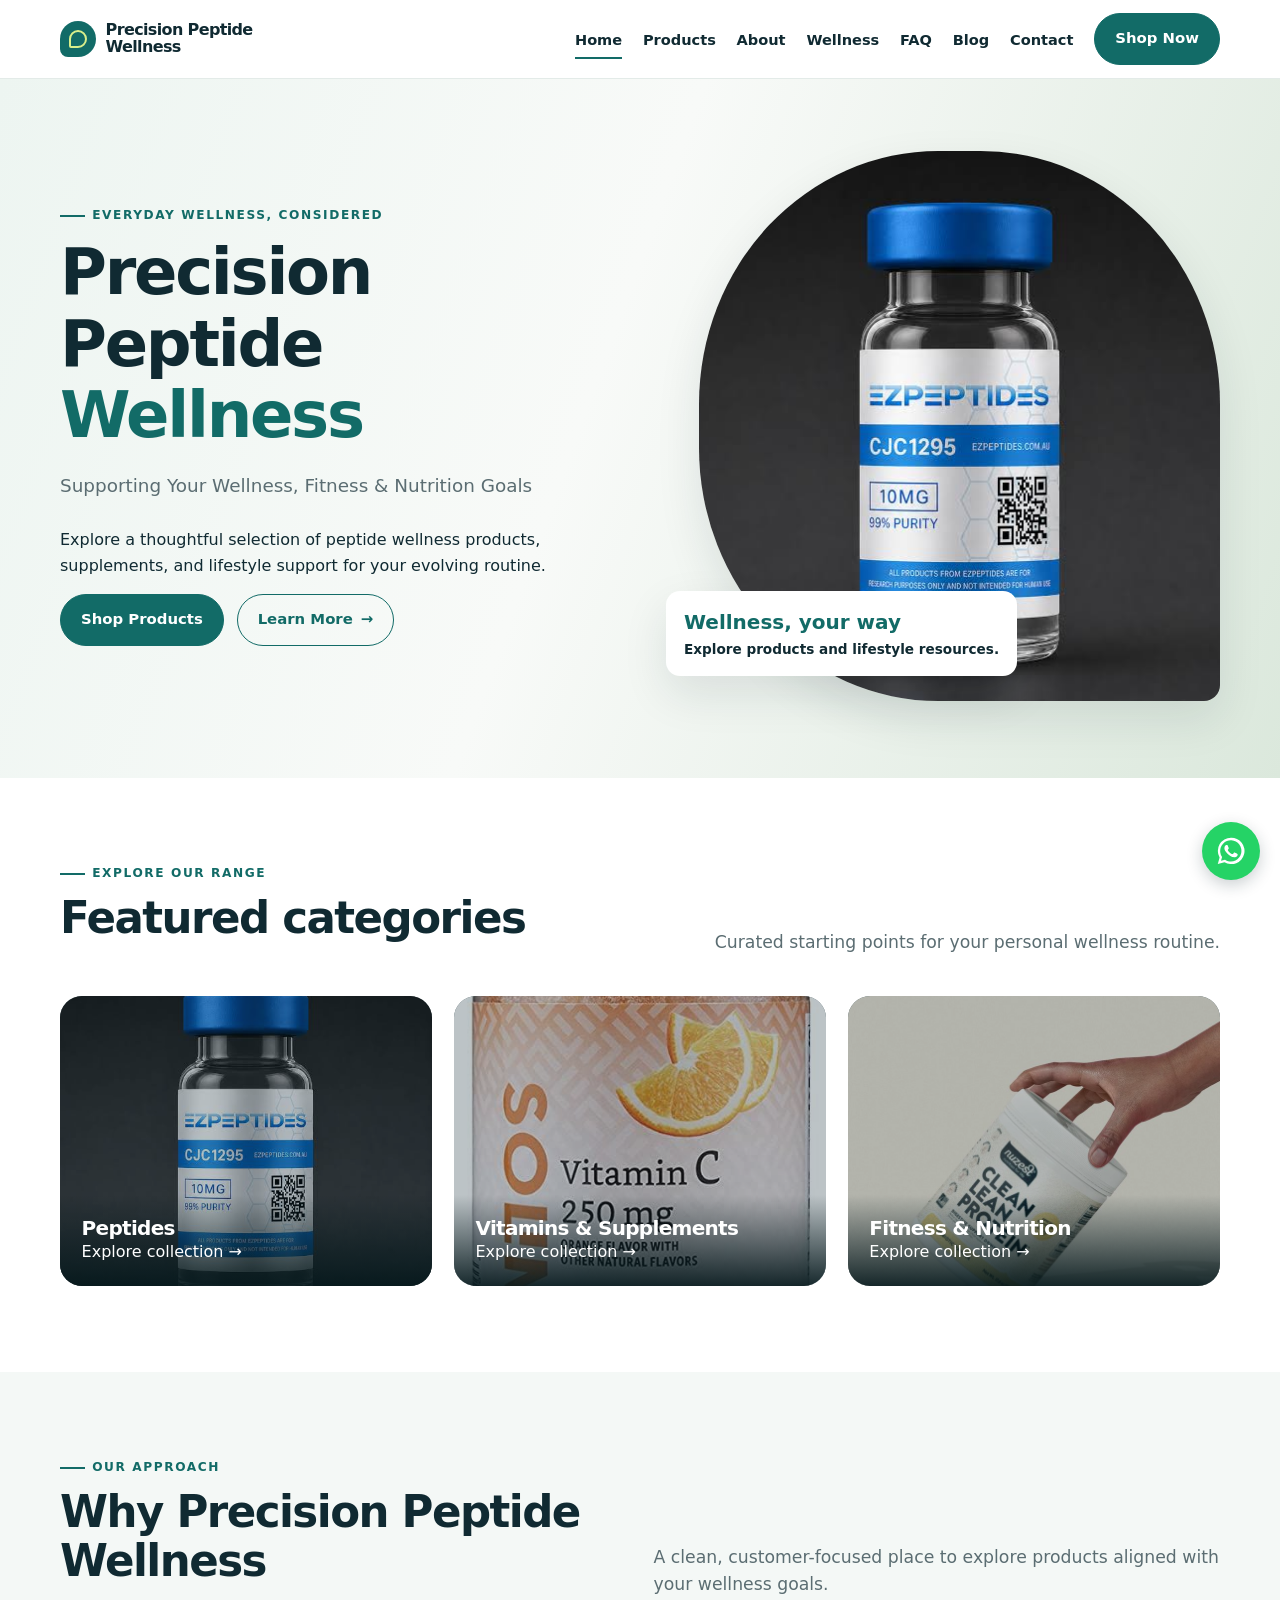
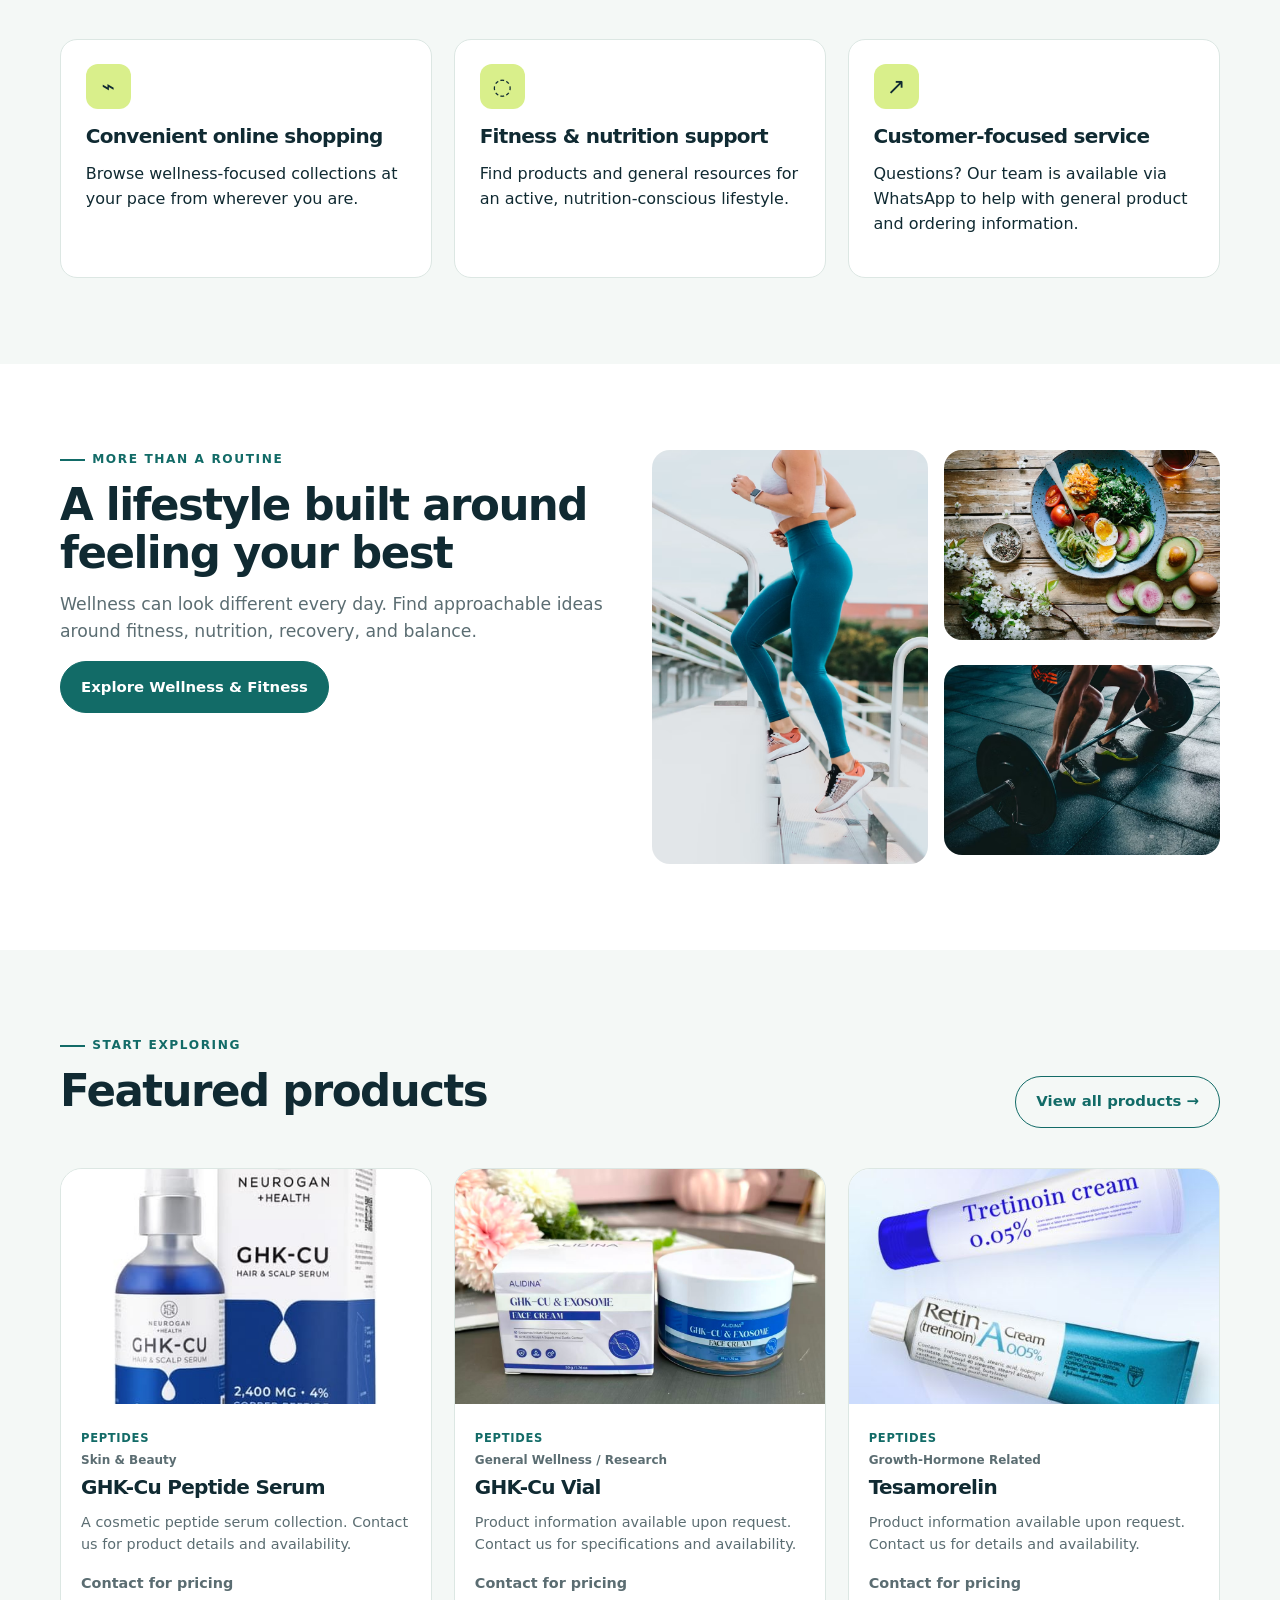
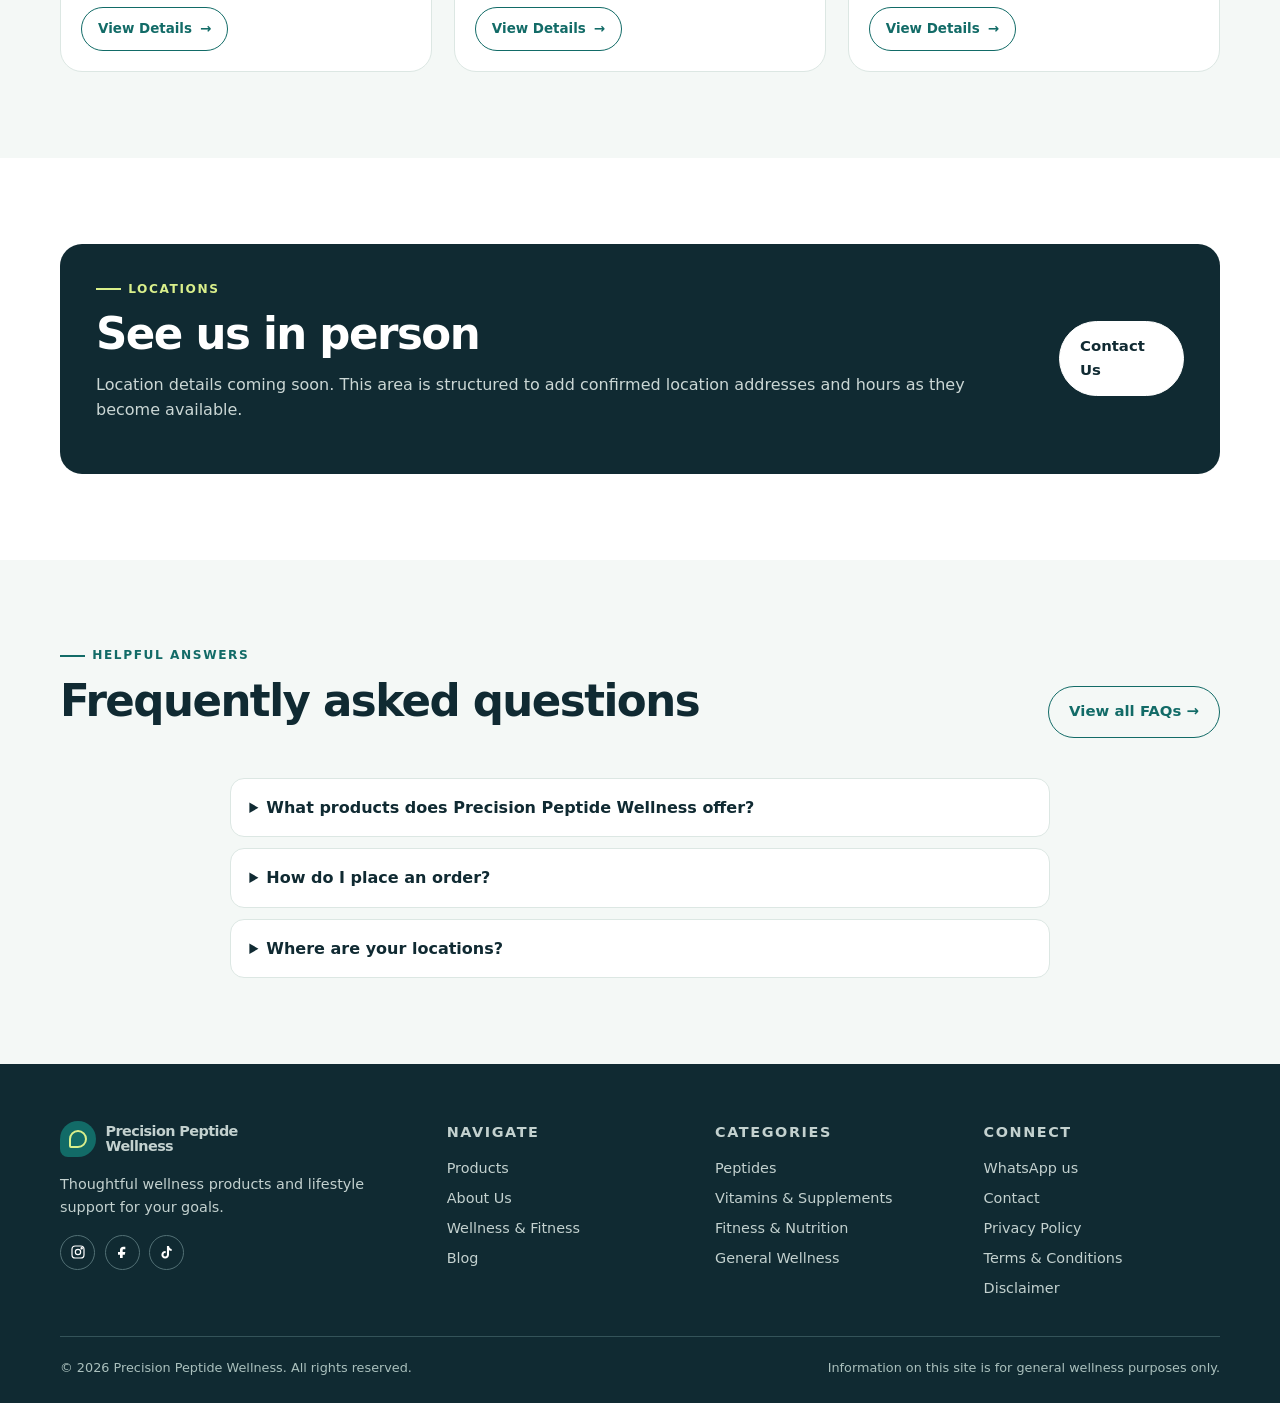
<file: index.html>
<!doctype html>
<html lang="en">
  <head>
    <meta charset="utf-8">
    <meta name="viewport" content="width=device-width,initial-scale=1">
    <title>
      Precision Peptide Wellness | Wellness, Fitness & Nutrition
    </title>
    <meta name="description" content="Explore peptide wellness products, vitamins, supplements, fitness and nutrition support from Precision Peptide Wellness.">
    <link rel="canonical" href="https://precisionpeptidewellness.com/">
    <meta property="og:title" content="Precision Peptide Wellness">
    <meta property="og:description" content="Supporting your wellness, fitness and nutrition goals.">
    <meta property="og:type" content="website">
    <meta property="og:url" content="https://precisionpeptidewellness.com/">
    <meta property="og:image" content="images/CJC-1295.jfif">
    <meta name="twitter:card" content="summary_large_image">
    <link rel="stylesheet" href="css/style.css">
    <script type="application/ld+json">
      {"@context":"https://schema.org","@type":"Organization","name":"Precision Peptide Wellness","url":"https://precisionpeptidewellness.com/","description":"A wellness business offering peptide and wellness product collections."}
    </script>
  </head>
  <body>
    <a class="skip" href="#main">
      Skip to content
    </a>
    <header class="site-header">
      <nav class="nav container" aria-label="Main navigation">
        <a class="brand" href="index.html" aria-label="Precision Peptide Wellness home">
          <i class="brand-mark">
          </i>
          <span>
            Precision Peptide
            <br>
            Wellness
          </span>
        </a>
        <button class="menu-toggle" aria-expanded="false" aria-label="Open navigation">
          ☰
        </button>
        <div class="nav-links">
          <a class="active" href="index.html">
            Home
          </a>
          <a href="products.html">
            Products
          </a>
          <a href="about.html">
            About
          </a>
          <a href="wellness.html">
            Wellness
          </a>
          <a href="faq.html">
            FAQ
          </a>
          <a href="blog.html">
            Blog
          </a>
          <a href="contact.html">
            Contact
          </a>
          <a class="btn btn-primary" href="https://wa.me/14132855423" target="_blank" rel="noopener">
            Shop Now
          </a>
        </div>
      </nav>
    </header>
    <main id="main">
      <section class="hero">
        <div class="container hero-grid">
          <div class="hero-copy">
            <p class="eyebrow">
              Everyday wellness, considered
            </p>
            <h1>
              Precision Peptide
              <span>
                Wellness
              </span>
            </h1>
            <p class="lead">
              Supporting Your Wellness, Fitness &amp; Nutrition Goals
            </p>
            <p>
              Explore a thoughtful selection of peptide wellness products, supplements, and lifestyle support for your evolving routine.
            </p>
            <div class="hero-actions">
              <a class="btn btn-primary" href="products.html">
                Shop Products
              </a>
              <a class="btn btn-ghost" href="about.html">
                Learn More
                <span aria-hidden="true">
                  →
                </span>
              </a>
            </div>
          </div>
          <div class="hero-image">
            <img src="images/CJC-1295.jfif" alt="Temporary product image of a premium glass peptide vial">
            <div class="float-card">
              <strong>
                Wellness, your way
              </strong>
              Explore products and lifestyle resources.
            </div>
            <i class="mini-orb">
            </i>
          </div>
        </div>
      </section>
      <section>
        <div class="container">
          <div class="section-head">
            <div>
              <p class="eyebrow">
                Explore our range
              </p>
              <h2>
                Featured categories
              </h2>
            </div>
            <p class="lead">
              Curated starting points for your personal wellness routine.
            </p>
          </div>
          <div class="category-grid">
            <a class="category-card" href="products.html">
              <img src="images/CJC-1295.jfif" alt="Temporary product image of a glass peptide vial" loading="lazy">
              <div>
                <h3>
                  Peptides
                </h3>
                <span>
                  Explore collection →
                </span>
              </div>
            </a>
            <a class="category-card" href="products.html">
              <img src="images/Vitamin C.jpg" alt="Temporary product image of vitamin supplement bottles" loading="lazy">
              <div>
                <h3>
                  Vitamins &amp; Supplements
                </h3>
                <span>
                  Explore collection →
                </span>
              </div>
            </a>
            <a class="category-card" href="products.html">
              <img src="images/Protein Support.jpg" alt="Temporary product image of fitness nutrition supplements" loading="lazy">
              <div>
                <h3>
                  Fitness &amp; Nutrition
                </h3>
                <span>
                  Explore collection →
                </span>
              </div>
            </a>
          </div>
        </div>
      </section>
      <section class="muted-section">
        <div class="container">
          <div class="section-head">
            <div>
              <p class="eyebrow">
                Our approach
              </p>
              <h2>
                Why Precision Peptide Wellness
              </h2>
            </div>
            <p class="lead">
              A clean, customer-focused place to explore products aligned with your wellness goals.
            </p>
          </div>
          <div class="feature-grid">
            <article class="feature">
              <div class="feature-icon">
                ⌁
              </div>
              <h3>
                Convenient online shopping
              </h3>
              <p>
                Browse wellness-focused collections at your pace from wherever you are.
              </p>
            </article>
            <article class="feature">
              <div class="feature-icon">
                ◌
              </div>
              <h3>
                Fitness &amp; nutrition support
              </h3>
              <p>
                Find products and general resources for an active, nutrition-conscious lifestyle.
              </p>
            </article>
            <article class="feature">
              <div class="feature-icon">
                ↗
              </div>
              <h3>
                Customer-focused service
              </h3>
              <p>
                Questions? Our team is available via WhatsApp to help with general product and ordering information.
              </p>
            </article>
          </div>
        </div>
      </section>
      <section>
        <div class="container lifestyle">
          <div>
            <p class="eyebrow">
              More than a routine
            </p>
            <h2>
              A lifestyle built around feeling your best
            </h2>
            <p class="lead">
              Wellness can look different every day. Find approachable ideas around fitness, nutrition, recovery, and balance.
            </p>
            <a class="btn btn-primary" href="wellness.html">
              Explore Wellness &amp; Fitness
            </a>
          </div>
          <div class="lifestyle-collage">
            <img src="images/Woman Climbing stairs.avif" alt="Person climbing stairs" loading="lazy">
            <img src="images/Salad.avif" alt="Colourful balanced food bowls" loading="lazy">
            <img src="images/A man trying to lift a dumbell.avif" alt="Fitness training lifestyle" loading="lazy">
          </div>
        </div>
      </section>
      <section class="muted-section">
        <div class="container">
          <div class="section-head">
            <div>
              <p class="eyebrow">
                Start exploring
              </p>
              <h2>
                Featured products
              </h2>
            </div>
            <a class="btn btn-ghost" href="products.html">
              View all products →
            </a>
          </div>
          <div class="product-grid" id="featured-products">
          </div>
        </div>
      </section>
      <section>
        <div class="container">
          <div class="location-box">
            <div>
              <p class="eyebrow" style="color:var(--lime)">
                Locations
              </p>
              <h2>
                See us in person
              </h2>
              <p>
                Location details coming soon. This area is structured to add confirmed location addresses and hours as they become available.
              </p>
            </div>
            <a class="btn btn-light" href="contact.html">
              Contact Us
            </a>
          </div>
        </div>
      </section>
      <section class="muted-section">
        <div class="container">
          <div class="section-head">
            <div>
              <p class="eyebrow">
                Helpful answers
              </p>
              <h2>
                Frequently asked questions
              </h2>
            </div>
            <a class="btn btn-ghost" href="faq.html">
              View all FAQs →
            </a>
          </div>
          <div class="faq-list">
            <details class="faq-item">
              <summary>
                What products does Precision Peptide Wellness offer?
              </summary>
              <div>
                We offer peptide wellness product collections, vitamins and supplements, fitness and nutrition support, weight-management lifestyle support, and general wellness products.
              </div>
            </details>
            <details class="faq-item">
              <summary>
                How do I place an order?
              </summary>
              <div>
                Browse the catalog, then contact us through WhatsApp with general ordering questions.
              </div>
            </details>
            <details class="faq-item">
              <summary>
                Where are your locations?
              </summary>
              <div>
                Confirmed location details are coming soon. Please check back or contact us for current information.
              </div>
            </details>
          </div>
        </div>
      </section>
    </main>
    <footer class="site-footer" id="footer">
    </footer>
    <script src="js/products.js">
    </script>
    <script src="js/main.js">
    </script>
    <script>
      document.querySelector('#featured-products').innerHTML=products.slice(0,3).map(productCard).join('');
    </script>
    <script src="js/footer.js">
    </script>
  </body>
</html>
</file>
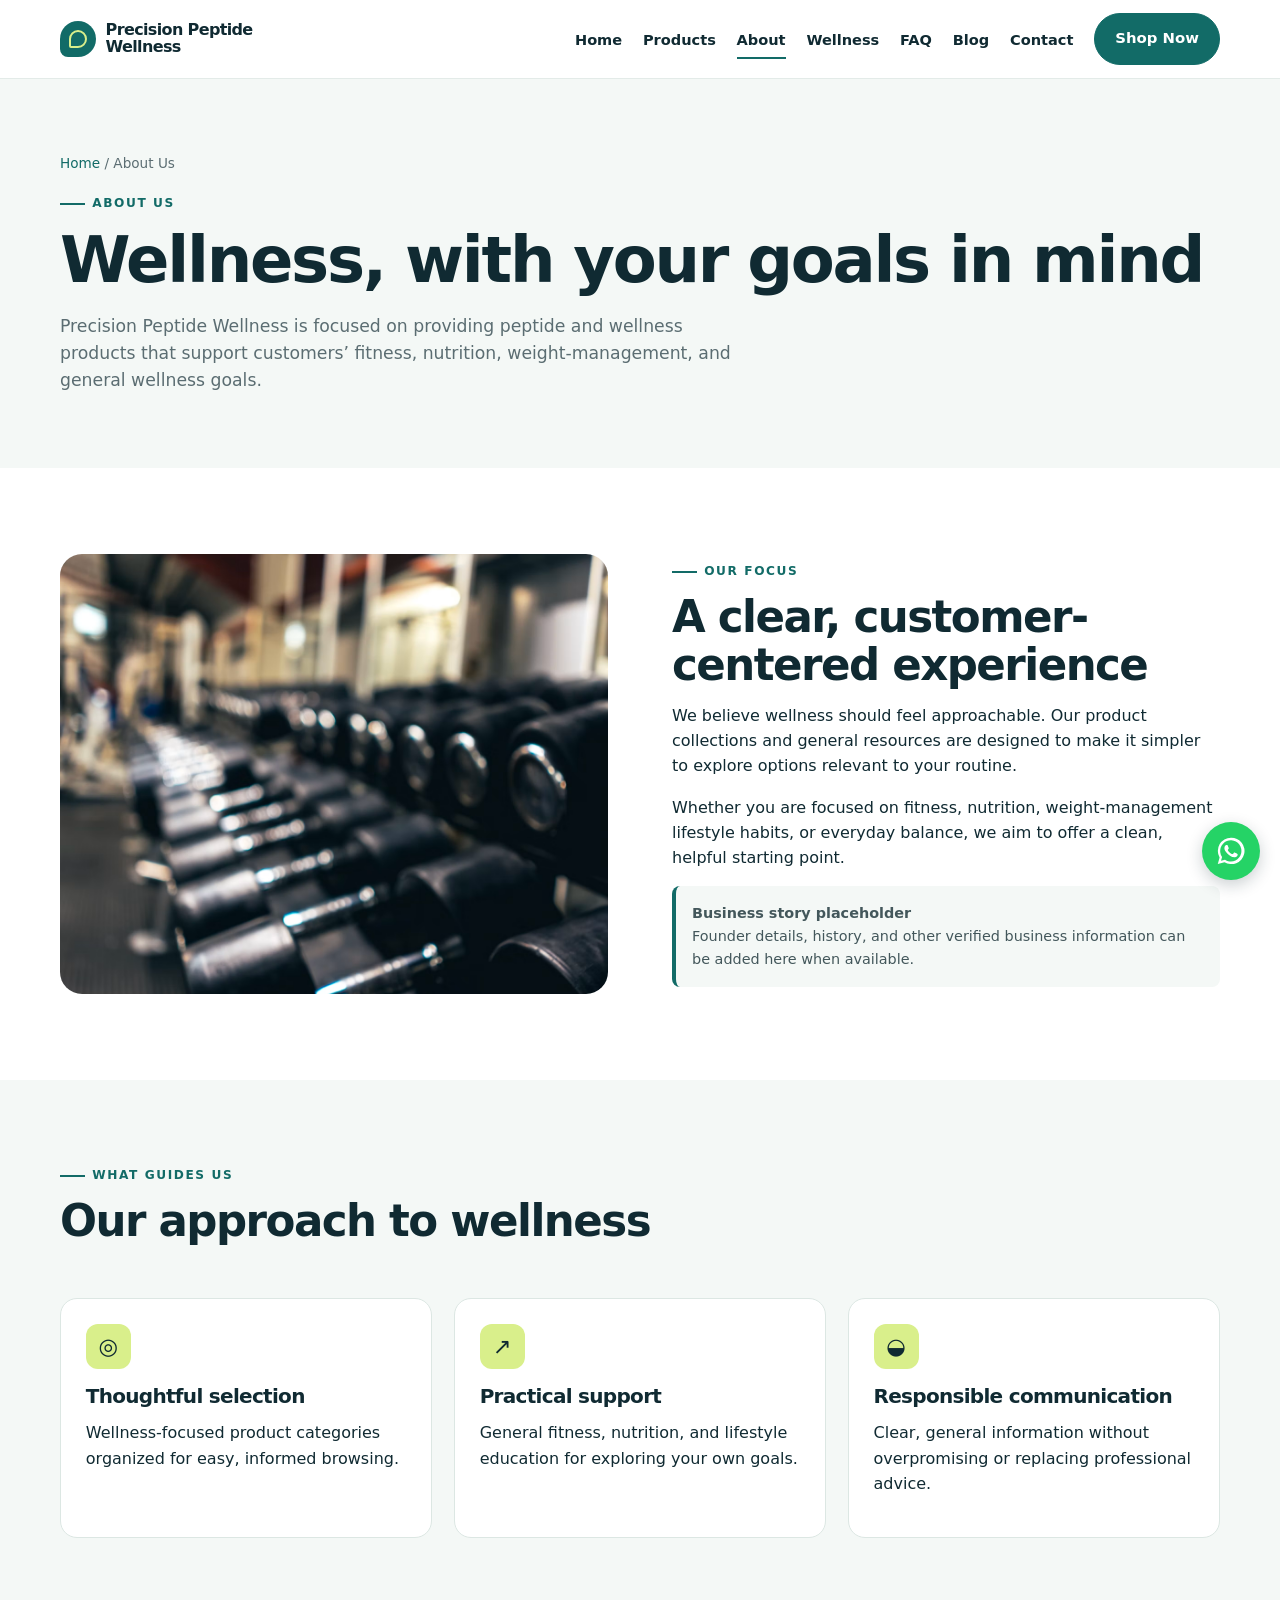
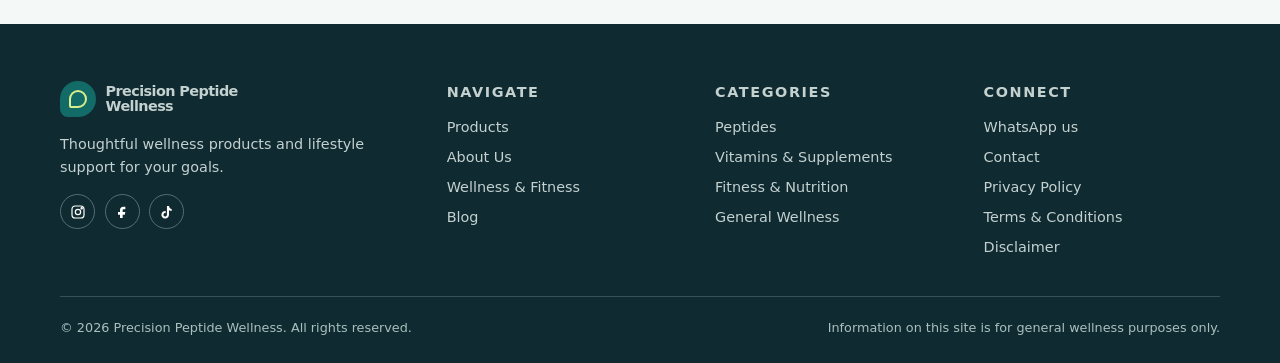
<file: about.html>
<!doctype html>
<html lang="en">
  <head>
    <meta charset="utf-8">
    <meta name="viewport" content="width=device-width,initial-scale=1">
    <title>
      About Us | Precision Peptide Wellness
    </title>
    <meta name="description" content="Learn about Precision Peptide Wellness and our wellness-focused approach to peptides, supplements, fitness and nutrition support.">
    <link rel="canonical" href="https://precisionpeptidewellness.com/about.html">
    <meta property="og:title" content="About Precision Peptide Wellness">
    <meta property="og:description" content="A thoughtful destination for wellness-focused products.">
    <meta property="og:type" content="website">
    <meta name="twitter:card" content="summary_large_image">
    <link rel="stylesheet" href="css/style.css">
  </head>
  <body>
    <a class="skip" href="#main">
      Skip to content
    </a>
    <header class="site-header">
      <nav class="nav container" aria-label="Main navigation">
        <a class="brand" href="index.html">
          <i class="brand-mark">
          </i>
          <span>
            Precision Peptide
            <br>
            Wellness
          </span>
        </a>
        <button class="menu-toggle" aria-expanded="false" aria-label="Open navigation">
          ☰
        </button>
        <div class="nav-links">
          <a href="index.html">
            Home
          </a>
          <a href="products.html">
            Products
          </a>
          <a class="active" href="about.html">
            About
          </a>
          <a href="wellness.html">
            Wellness
          </a>
          <a href="faq.html">
            FAQ
          </a>
          <a href="blog.html">
            Blog
          </a>
          <a href="contact.html">
            Contact
          </a>
          <a class="btn btn-primary" href="https://wa.me/14132855423" target="_blank" rel="noopener">
            Shop Now
          </a>
        </div>
      </nav>
    </header>
    <main id="main">
      <section class="page-hero">
        <div class="container">
          <p class="breadcrumbs">
            <a href="index.html">
              Home
            </a>
            / About Us
          </p>
          <p class="eyebrow">
            About us
          </p>
          <h1>
            Wellness, with your goals in mind
          </h1>
          <p class="lead">
            Precision Peptide Wellness is focused on providing peptide and wellness products that support customers’ fitness, nutrition, weight-management, and general wellness goals.
          </p>
        </div>
      </section>
      <section>
        <div class="container split">
          <img class="rounded-image" src="images/Dumbells.avif" alt="Wellness products displayed in a clean setting">
          <div>
            <p class="eyebrow">
              Our focus
            </p>
            <h2>
              A clear, customer-centered experience
            </h2>
            <p>
              We believe wellness should feel approachable. Our product collections and general resources are designed to make it simpler to explore options relevant to your routine.
            </p>
            <p>
              Whether you are focused on fitness, nutrition, weight-management lifestyle habits, or everyday balance, we aim to offer a clean, helpful starting point.
            </p>
            <div class="placeholder-box">
              <strong>
                Business story placeholder
              </strong>
              <br>
              Founder details, history, and other verified business information can be added here when available.
            </div>
          </div>
        </div>
      </section>
      <section class="muted-section">
        <div class="container">
          <div class="section-head">
            <div>
              <p class="eyebrow">
                What guides us
              </p>
              <h2>
                Our approach to wellness
              </h2>
            </div>
          </div>
          <div class="feature-grid">
            <article class="feature">
              <div class="feature-icon">
                ◎
              </div>
              <h3>
                Thoughtful selection
              </h3>
              <p>
                Wellness-focused product categories organized for easy, informed browsing.
              </p>
            </article>
            <article class="feature">
              <div class="feature-icon">
                ↗
              </div>
              <h3>
                Practical support
              </h3>
              <p>
                General fitness, nutrition, and lifestyle education for exploring your own goals.
              </p>
            </article>
            <article class="feature">
              <div class="feature-icon">
                ◒
              </div>
              <h3>
                Responsible communication
              </h3>
              <p>
                Clear, general information without overpromising or replacing professional advice.
              </p>
            </article>
          </div>
        </div>
      </section>
    </main>
    <footer class="site-footer">
    </footer>
    <script src="js/main.js">
    </script>
    <script src="js/footer.js">
    </script>
  </body>
</html>
</file>
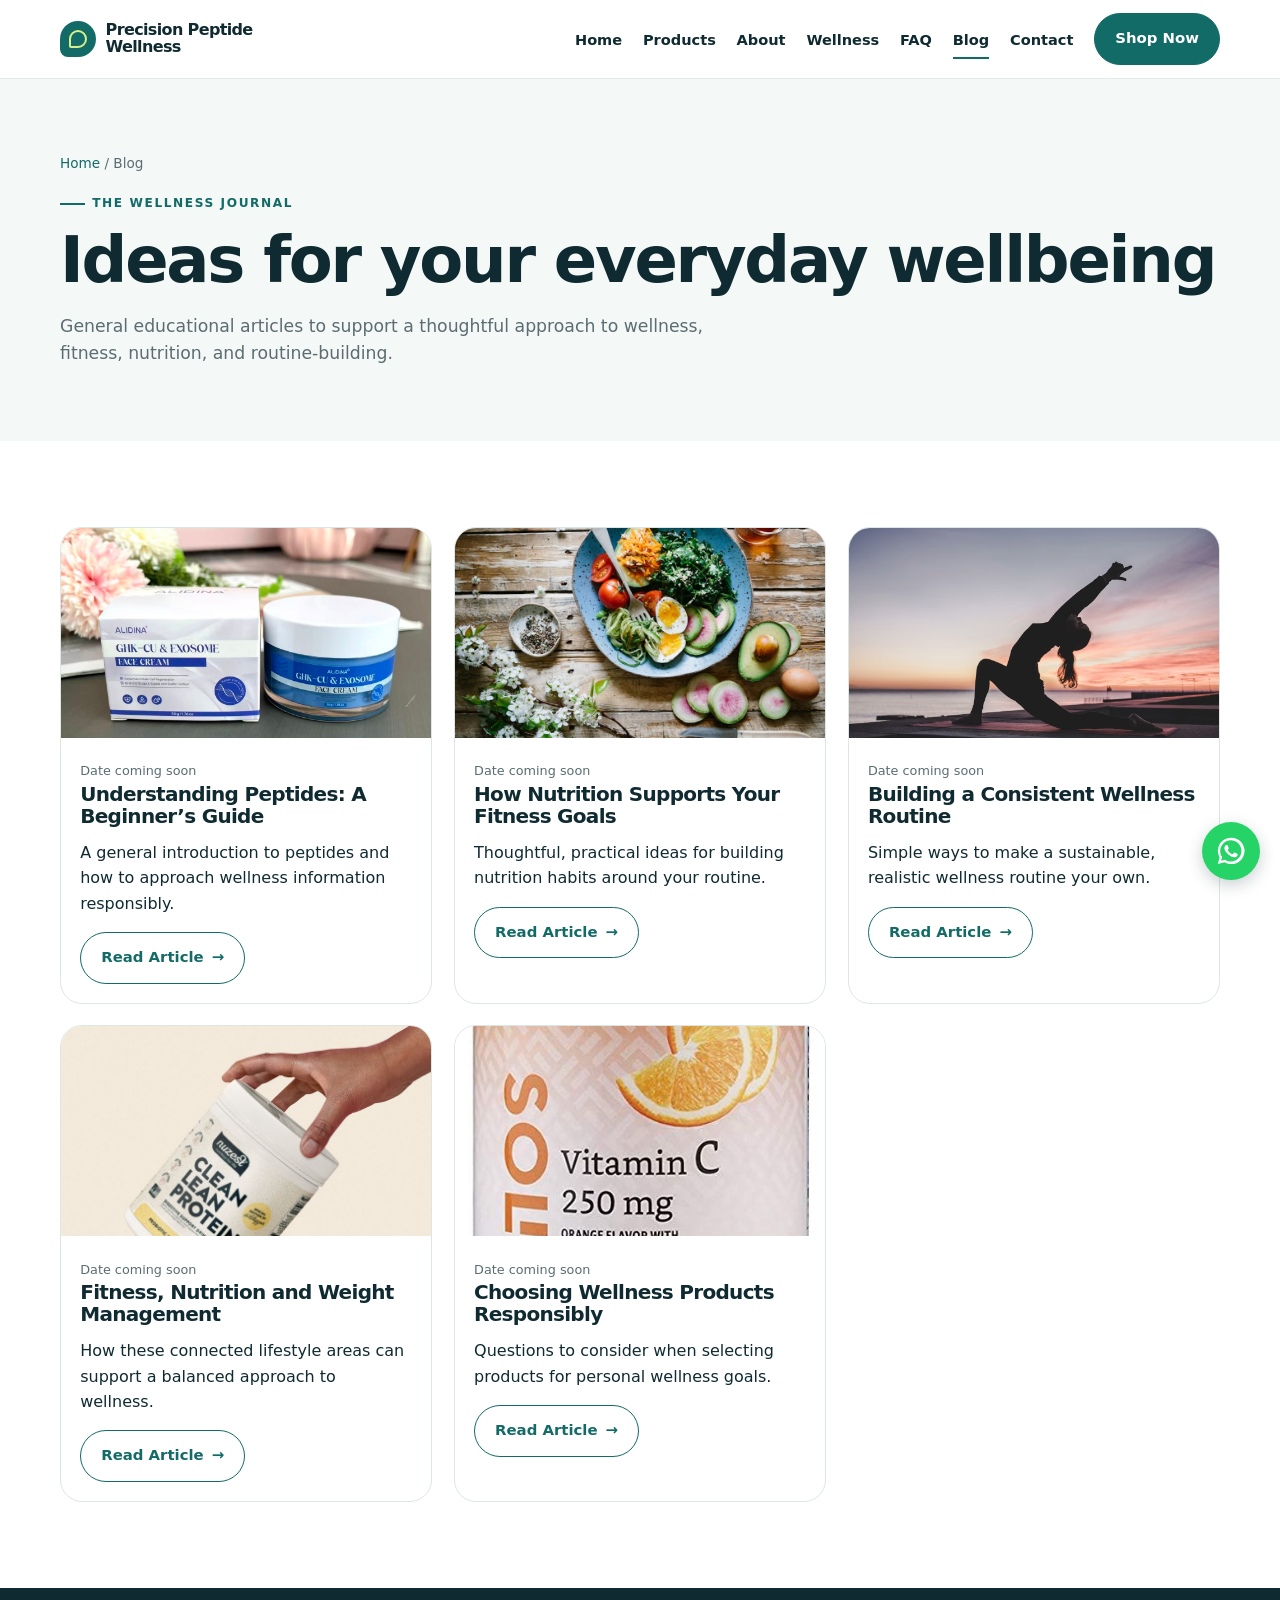
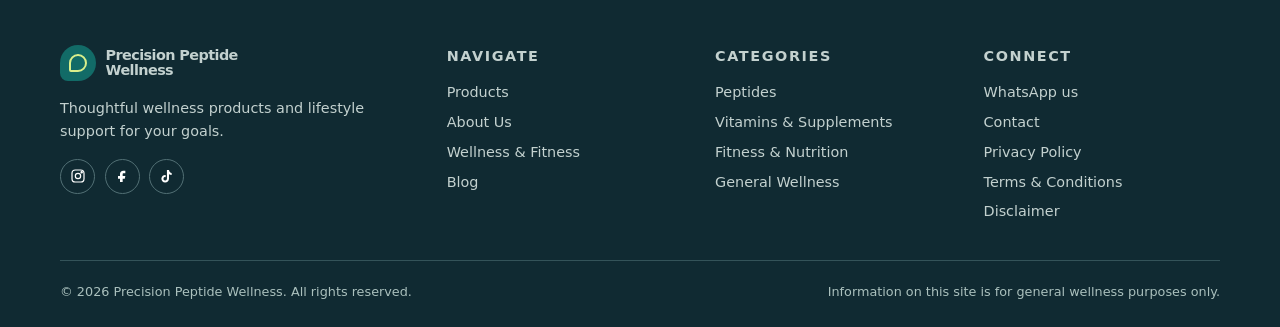
<file: blog.html>
<!doctype html>
<html lang="en">
  <head>
    <meta charset="utf-8">
    <meta name="viewport" content="width=device-width,initial-scale=1">
    <title>
      Wellness Blog | Precision Peptide Wellness
    </title>
    <meta name="description" content="Read general wellness articles on peptides, fitness, nutrition, routine building and choosing wellness products responsibly.">
    <link rel="canonical" href="https://precisionpeptidewellness.com/blog.html">
    <meta property="og:title" content="Wellness Blog | Precision Peptide Wellness">
    <meta property="og:description" content="Practical wellness perspectives and guides.">
    <meta property="og:type" content="website">
    <meta name="twitter:card" content="summary_large_image">
    <link rel="stylesheet" href="css/style.css">
  </head>
  <body>
    <a class="skip" href="#main">
      Skip to content
    </a>
    <header class="site-header">
      <nav class="nav container" aria-label="Main navigation">
        <a class="brand" href="index.html">
          <i class="brand-mark">
          </i>
          <span>
            Precision Peptide
            <br>
            Wellness
          </span>
        </a>
        <button class="menu-toggle" aria-expanded="false" aria-label="Open navigation">
          ☰
        </button>
        <div class="nav-links">
          <a href="index.html">
            Home
          </a>
          <a href="products.html">
            Products
          </a>
          <a href="about.html">
            About
          </a>
          <a href="wellness.html">
            Wellness
          </a>
          <a href="faq.html">
            FAQ
          </a>
          <a class="active" href="blog.html">
            Blog
          </a>
          <a href="contact.html">
            Contact
          </a>
          <a class="btn btn-primary" href="https://wa.me/14132855423" target="_blank" rel="noopener">
            Shop Now
          </a>
        </div>
      </nav>
    </header>
    <main id="main">
      <section class="page-hero">
        <div class="container">
          <p class="breadcrumbs">
            <a href="index.html">
              Home
            </a>
            / Blog
          </p>
          <p class="eyebrow">
            The wellness journal
          </p>
          <h1>
            Ideas for your everyday wellbeing
          </h1>
          <p class="lead">
            General educational articles to support a thoughtful approach to wellness, fitness, nutrition, and routine-building.
          </p>
        </div>
      </section>
      <section>
        <div class="container">
          <div class="article-grid" id="article-grid">
          </div>
        </div>
      </section>
    </main>
    <footer class="site-footer">
    </footer>
    <script src="js/products.js">
    </script>
    <script src="js/main.js">
    </script>
    <script src="js/footer.js">
    </script>
  </body>
</html>
</file>
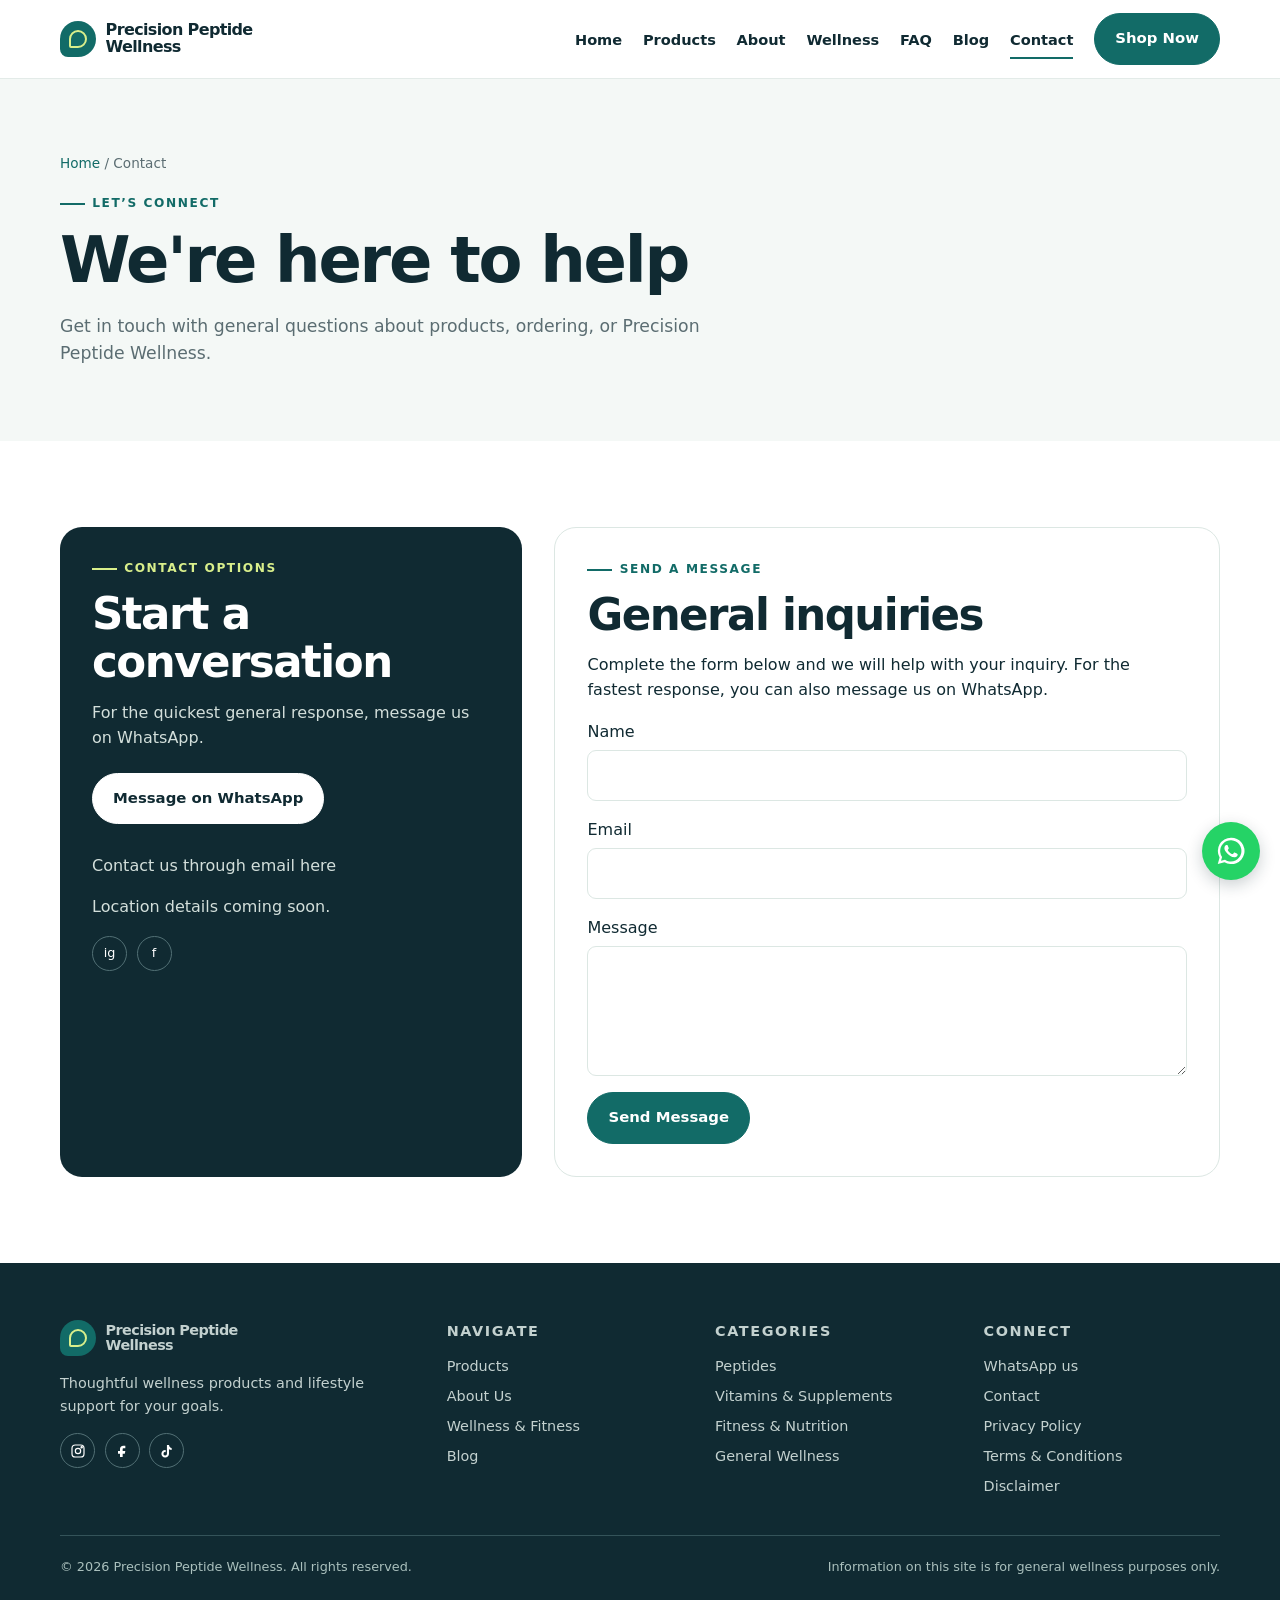
<file: contact.html>
<!doctype html>
<html lang="en">
  <head>
    <meta charset="utf-8">
    <meta name="viewport" content="width=device-width,initial-scale=1">
    <title>
      Contact Us | Precision Peptide Wellness
    </title>
    <meta name="description" content="Contact Precision Peptide Wellness through WhatsApp or email for general product and ordering questions.">
    <link rel="canonical" href="https://precisionpeptidewellness.com/contact.html">
    <meta property="og:title" content="Contact Precision Peptide Wellness">
    <meta property="og:description" content="Get in touch for general questions.">
    <meta property="og:type" content="website">
    <meta name="twitter:card" content="summary_large_image">
    <link rel="stylesheet" href="css/style.css">
  </head>
  <body>
    <a class="skip" href="#main">
      Skip to content
    </a>
    <header class="site-header">
      <nav class="nav container" aria-label="Main navigation">
        <a class="brand" href="index.html">
          <i class="brand-mark">
          </i>
          <span>
            Precision Peptide
            <br>
            Wellness
          </span>
        </a>
        <button class="menu-toggle" aria-expanded="false" aria-label="Open navigation">
          ☰
        </button>
        <div class="nav-links">
          <a href="index.html">
            Home
          </a>
          <a href="products.html">
            Products
          </a>
          <a href="about.html">
            About
          </a>
          <a href="wellness.html">
            Wellness
          </a>
          <a href="faq.html">
            FAQ
          </a>
          <a href="blog.html">
            Blog
          </a>
          <a class="active" href="contact.html">
            Contact
          </a>
          <a class="btn btn-primary" href="https://wa.me/14132855423" target="_blank" rel="noopener">
            Shop Now
          </a>
        </div>
      </nav>
    </header>
    <main id="main">
      <section class="page-hero">
        <div class="container">
          <p class="breadcrumbs">
            <a href="index.html">
              Home
            </a>
            / Contact
          </p>
          <p class="eyebrow">
            Let’s connect
          </p>
          <h1>
            We're here to help
          </h1>
          <p class="lead">
            Get in touch with general questions about products, ordering, or Precision Peptide Wellness.
          </p>
        </div>
      </section>
      <section>
        <div class="container contact-grid">
          <aside class="contact-card">
            <p class="eyebrow" style="color:var(--lime)">
              Contact options
            </p>
            <h2>
              Start a conversation
            </h2>
            <p>
              For the quickest general response, message us on WhatsApp.
            </p>
            <a class="btn btn-light" href="https://wa.me/14132855423" target="_blank" rel="noopener">
              Message on WhatsApp
            </a>
            <p style="margin-top:1.4rem">
              <a href="mailto:larry34james@gmail.com">
                Contact us through email here
              </a>
            </p>
            <p>
              Location details coming soon.
            </p>
            <div class="socials">
              <a href="#" aria-label="Instagram placeholder">
                ig
              </a>
              <a href="#" aria-label="Facebook placeholder">
                f
              </a>
            </div>
          </aside>
          <form class="form" id="contact-form">
            <p class="eyebrow">
              Send a message
            </p>
            <h2>
              General inquiries
            </h2>
            <p>
              Complete the form below and we will help with your inquiry. For the fastest response, you can also message us on WhatsApp.
            </p>
            <div class="field">
              <label for="name">
                Name
              </label>
              <input id="name" name="name" required>
            </div>
            <div class="field">
              <label for="email">
                Email
              </label>
              <input id="email" name="email" type="email" required>
            </div>
            <div class="field">
              <label for="message">
                Message
              </label>
              <textarea id="message" name="message" required>
              </textarea>
            </div>
            <button class="btn btn-primary" type="submit">
              Send Message
            </button>
            <p class="notice" role="status">
              Thank you for contacting us! Your message has been prepared in WhatsApp. We will get back to you shortly.
            </p>
          </form>
        </div>
      </section>
    </main>
    <footer class="site-footer">
    </footer>
    <script src="js/main.js">
    </script>
    <script src="js/footer.js">
    </script>
  </body>
</html>
</file>
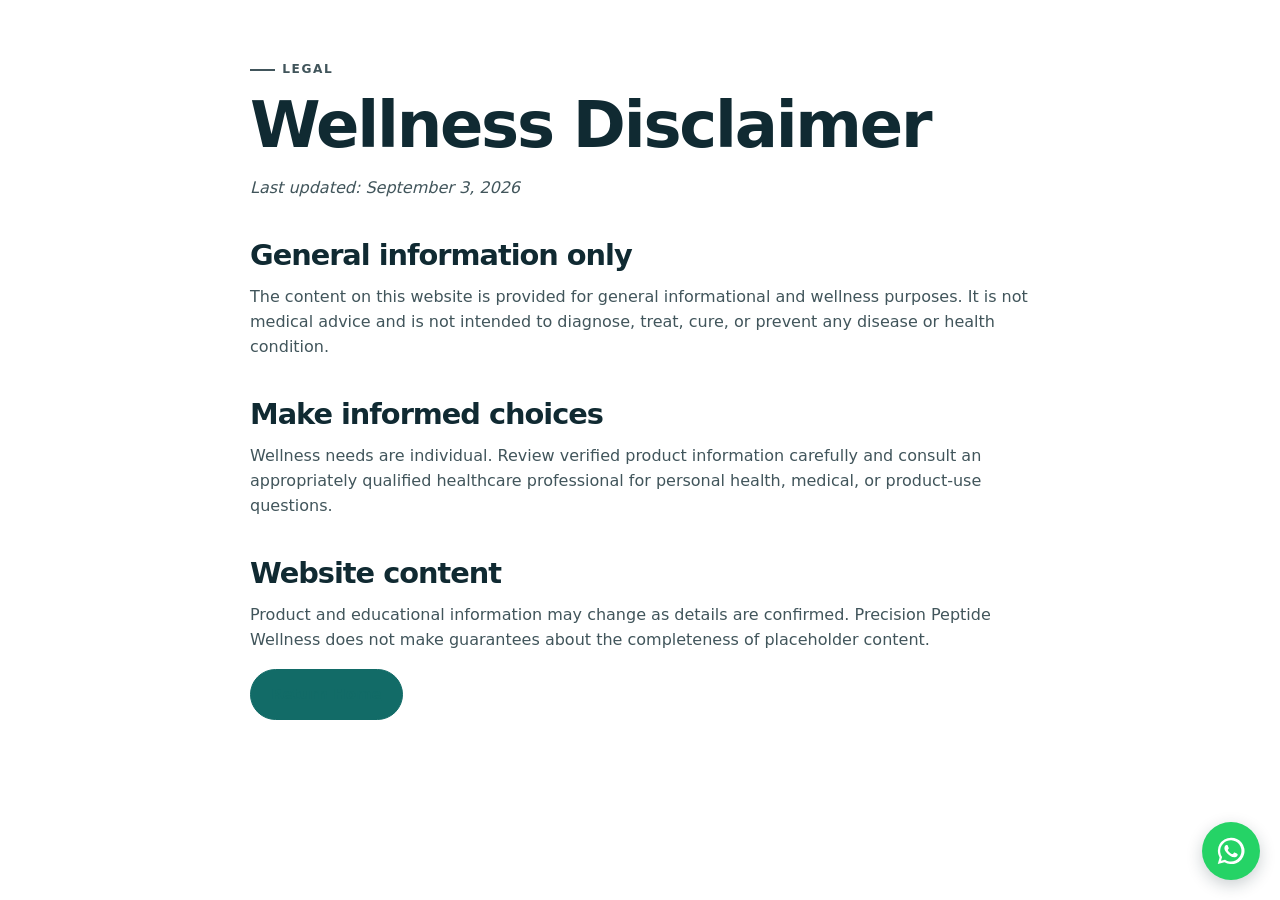
<file: disclaimer.html>
<!doctype html>
<html lang="en">
  <head>
    <meta charset="utf-8">
    <meta name="viewport" content="width=device-width,initial-scale=1">
    <title>
      Wellness Disclaimer | Precision Peptide Wellness
    </title>
    <meta name="description" content="General wellness disclaimer for Precision Peptide Wellness.">
    <link rel="canonical" href="https://precisionpeptidewellness.com/disclaimer.html">
    <meta property="og:title" content="Wellness Disclaimer | Precision Peptide Wellness">
    <meta property="og:type" content="website">
    <meta name="twitter:card" content="summary">
    <link rel="stylesheet" href="css/style.css">
  </head>
  <body>
    <main class="content" style="padding:60px 0">
      <p class="eyebrow">
        Legal
      </p>
      <h1>
        Wellness Disclaimer
      </h1>
      <p>
        <em>
          Last updated: September 3, 2026
        </em>
      </p>
      <h2>
        General information only
      </h2>
      <p>
        The content on this website is provided for general informational and wellness purposes. It is not medical advice and is not intended to diagnose, treat, cure, or prevent any disease or health condition.
      </p>
      <h2>
        Make informed choices
      </h2>
      <p>
        Wellness needs are individual. Review verified product information carefully and consult an appropriately qualified healthcare professional for personal health, medical, or product-use questions.
      </p>
      <h2>
        Website content
      </h2>
      <p>
        Product and educational information may change as details are confirmed. Precision Peptide Wellness does not make guarantees about the completeness of placeholder content.
      </p>
      <p>
        <a class="btn btn-primary" href="index.html">
          Return Home
        </a>
      </p>
    </main>
    <script src="js/main.js"></script>
  </body>
</html>
</file>
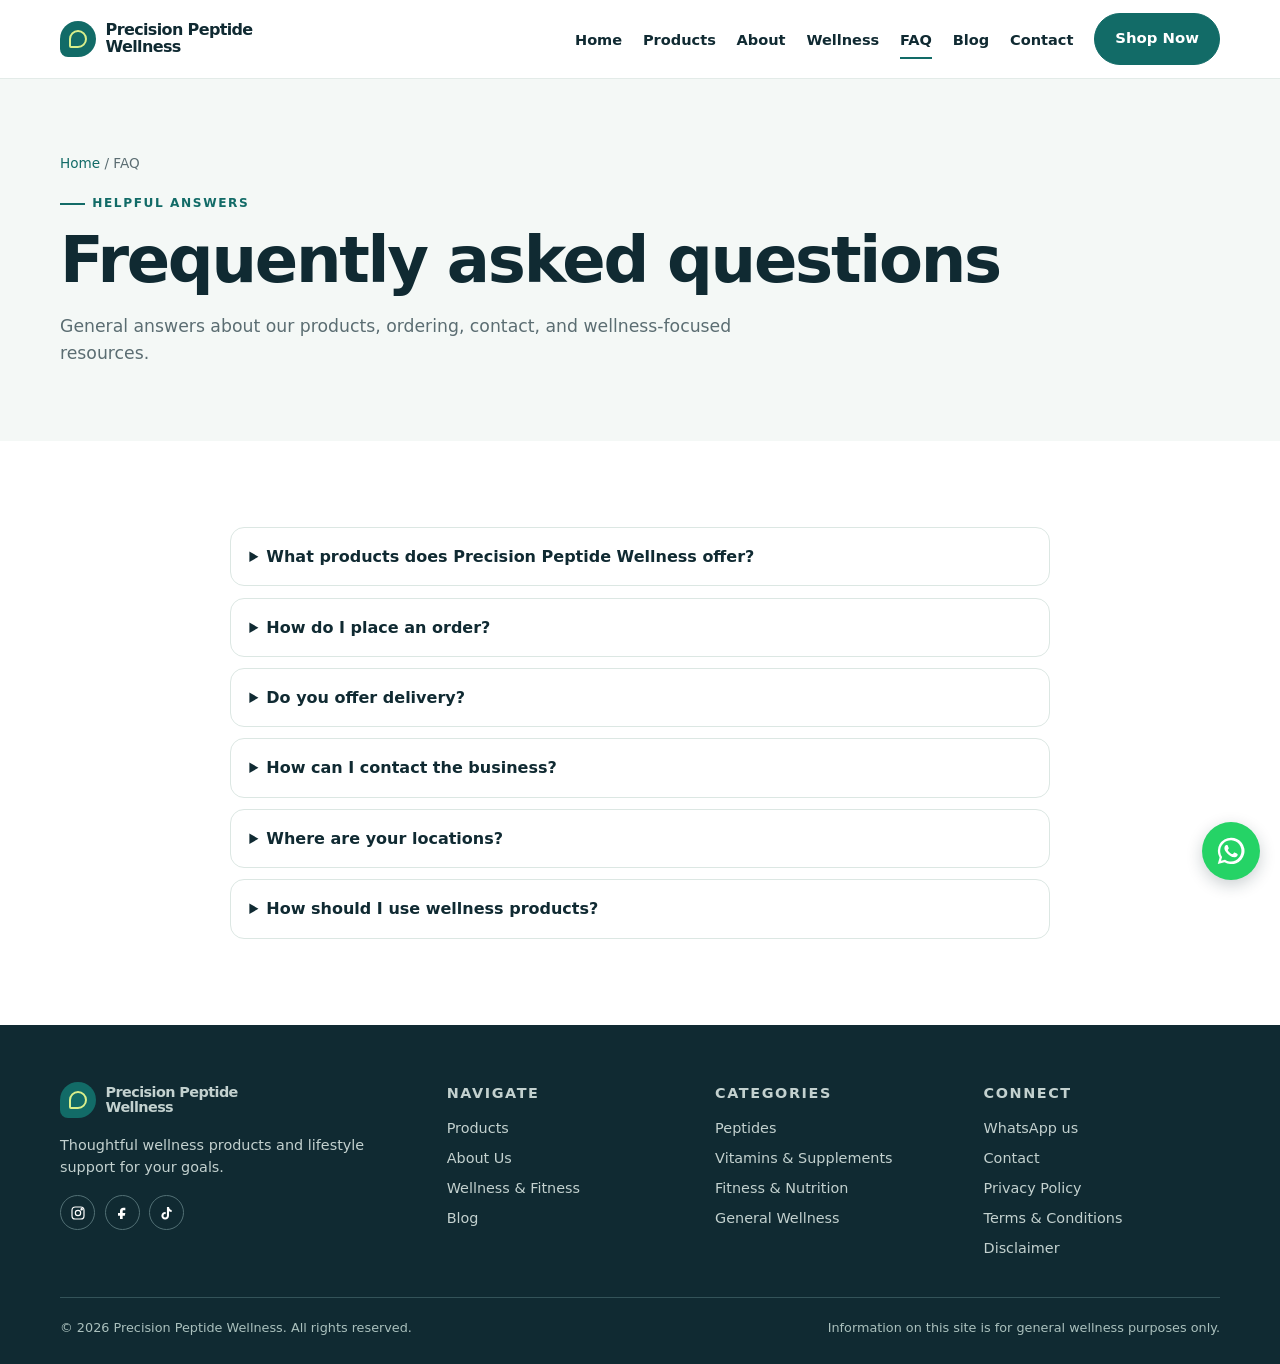
<file: faq.html>
<!doctype html>
<html lang="en">
  <head>
    <meta charset="utf-8">
    <meta name="viewport" content="width=device-width,initial-scale=1">
    <title>
      Frequently Asked Questions | Precision Peptide Wellness
    </title>
    <meta name="description" content="Answers to common questions about Precision Peptide Wellness products, ordering, delivery, contact and general wellness information.">
    <link rel="canonical" href="https://precisionpeptidewellness.com/faq.html">
    <meta property="og:title" content="FAQ | Precision Peptide Wellness">
    <meta property="og:description" content="Helpful answers about products, orders and wellness.">
    <meta property="og:type" content="website">
    <meta name="twitter:card" content="summary_large_image">
    <link rel="stylesheet" href="css/style.css">
    <script type="application/ld+json">
      {"@context":"https://schema.org","@type":"FAQPage","mainEntity":[{"@type":"Question","name":"What products does Precision Peptide Wellness offer?","acceptedAnswer":{"@type":"Answer","text":"We offer peptide wellness product collections, vitamins and supplements, fitness and nutrition support, weight-management lifestyle support, and general wellness products."}},{"@type":"Question","name":"How can I contact the business?","acceptedAnswer":{"@type":"Answer","text":"Please contact Precision Peptide Wellness through WhatsApp for general questions."}}]}
    </script>
  </head>
  <body>
    <a class="skip" href="#main">
      Skip to content
    </a>
    <header class="site-header">
      <nav class="nav container" aria-label="Main navigation">
        <a class="brand" href="index.html">
          <i class="brand-mark">
          </i>
          <span>
            Precision Peptide
            <br>
            Wellness
          </span>
        </a>
        <button class="menu-toggle" aria-expanded="false" aria-label="Open navigation">
          ☰
        </button>
        <div class="nav-links">
          <a href="index.html">
            Home
          </a>
          <a href="products.html">
            Products
          </a>
          <a href="about.html">
            About
          </a>
          <a href="wellness.html">
            Wellness
          </a>
          <a class="active" href="faq.html">
            FAQ
          </a>
          <a href="blog.html">
            Blog
          </a>
          <a href="contact.html">
            Contact
          </a>
          <a class="btn btn-primary" href="https://wa.me/14132855423" target="_blank" rel="noopener">
            Shop Now
          </a>
        </div>
      </nav>
    </header>
    <main id="main">
      <section class="page-hero">
        <div class="container">
          <p class="breadcrumbs">
            <a href="index.html">
              Home
            </a>
            / FAQ
          </p>
          <p class="eyebrow">
            Helpful answers
          </p>
          <h1>
            Frequently asked questions
          </h1>
          <p class="lead">
            General answers about our products, ordering, contact, and wellness-focused resources.
          </p>
        </div>
      </section>
      <section>
        <div class="container">
          <div class="faq-list">
            <details class="faq-item">
              <summary>
                What products does Precision Peptide Wellness offer?
              </summary>
              <div>
                Our product categories include peptide wellness products, vitamins and supplements, fitness and nutrition support, weight-management lifestyle support, and general wellness products.
              </div>
            </details>
            <details class="faq-item">
              <summary>
                How do I place an order?
              </summary>
              <div>
                You can browse our products online, then use WhatsApp to ask general ordering questions.
              </div>
            </details>
            <details class="faq-item">
              <summary>
                Do you offer delivery?
              </summary>
              <div>
                Delivery availability and details will be confirmed during ordering. Contact us on WhatsApp for current information.
              </div>
            </details>
            <details class="faq-item">
              <summary>
                How can I contact the business?
              </summary>
              <div>
                Please contact us through
                <a href="https://wa.me/14132855423" target="_blank" rel="noopener">
                  WhatsApp
                </a>
                .
              </div>
            </details>
            <details class="faq-item">
              <summary>
                Where are your locations?
              </summary>
              <div>
                Location details are coming soon and will be updated once addresses are confirmed.
              </div>
            </details>
            <details class="faq-item">
              <summary>
                How should I use wellness products?
              </summary>
              <div>
                Always follow the verified product information when available. This site provides general wellness information only and does not provide personalized medical advice. For personal questions, speak with an appropriately qualified healthcare professional.
              </div>
            </details>
          </div>
        </div>
      </section>
    </main>
    <footer class="site-footer">
    </footer>
    <script src="js/main.js">
    </script>
    <script src="js/footer.js">
    </script>
  </body>
</html>
</file>
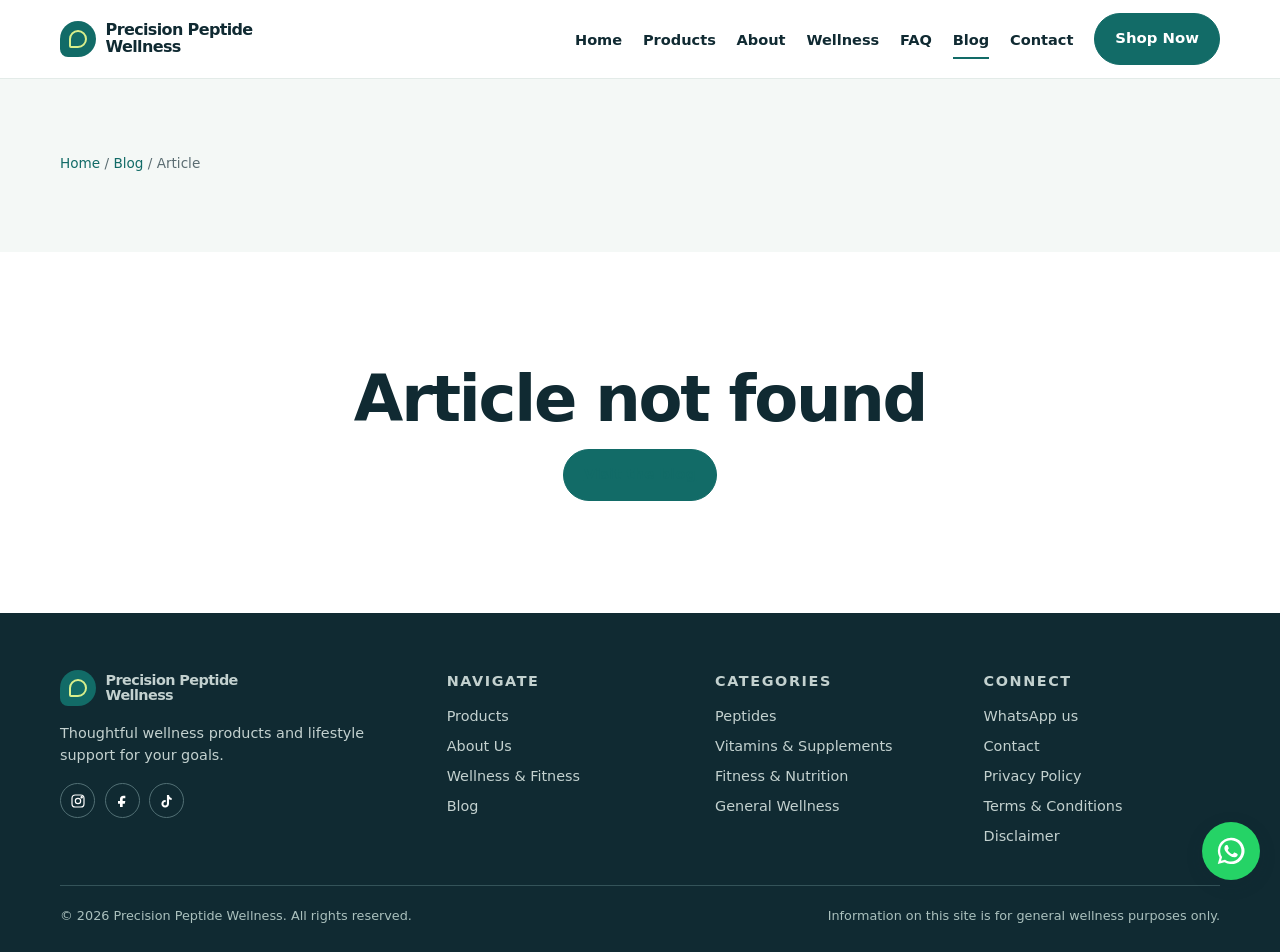
<file: post.html>
<!doctype html>
<html lang="en">
  <head>
    <meta charset="utf-8">
    <meta name="viewport" content="width=device-width,initial-scale=1">
    <title>
      Wellness Article | Precision Peptide Wellness
    </title>
    <meta name="description" content="General wellness education from Precision Peptide Wellness.">
    <link rel="canonical" href="https://precisionpeptidewellness.com/post.html">
    <meta property="og:title" content="Wellness Article | Precision Peptide Wellness">
    <meta property="og:description" content="General wellness education.">
    <meta property="og:type" content="article">
    <meta name="twitter:card" content="summary_large_image">
    <link rel="stylesheet" href="css/style.css">
  </head>
  <body>
    <a class="skip" href="#main">
      Skip to content
    </a>
    <header class="site-header">
      <nav class="nav container" aria-label="Main navigation">
        <a class="brand" href="index.html">
          <i class="brand-mark">
          </i>
          <span>
            Precision Peptide
            <br>
            Wellness
          </span>
        </a>
        <button class="menu-toggle" aria-expanded="false" aria-label="Open navigation">
          ☰
        </button>
        <div class="nav-links">
          <a href="index.html">
            Home
          </a>
          <a href="products.html">
            Products
          </a>
          <a href="about.html">
            About
          </a>
          <a href="wellness.html">
            Wellness
          </a>
          <a href="faq.html">
            FAQ
          </a>
          <a class="active" href="blog.html">
            Blog
          </a>
          <a href="contact.html">
            Contact
          </a>
          <a class="btn btn-primary" href="https://wa.me/14132855423" target="_blank" rel="noopener">
            Shop Now
          </a>
        </div>
      </nav>
    </header>
    <main id="main">
      <section class="page-hero">
        <div class="container">
          <p class="breadcrumbs">
            <a href="index.html">
              Home
            </a>
            /
            <a href="blog.html">
              Blog
            </a>
            / Article
          </p>
        </div>
      </section>
      <article class="content" id="post-detail">
      </article>
    </main>
    <footer class="site-footer">
    </footer>
    <script src="js/products.js">
    </script>
    <script src="js/main.js">
    </script>
    <script src="js/footer.js">
    </script>
  </body>
</html>
</file>
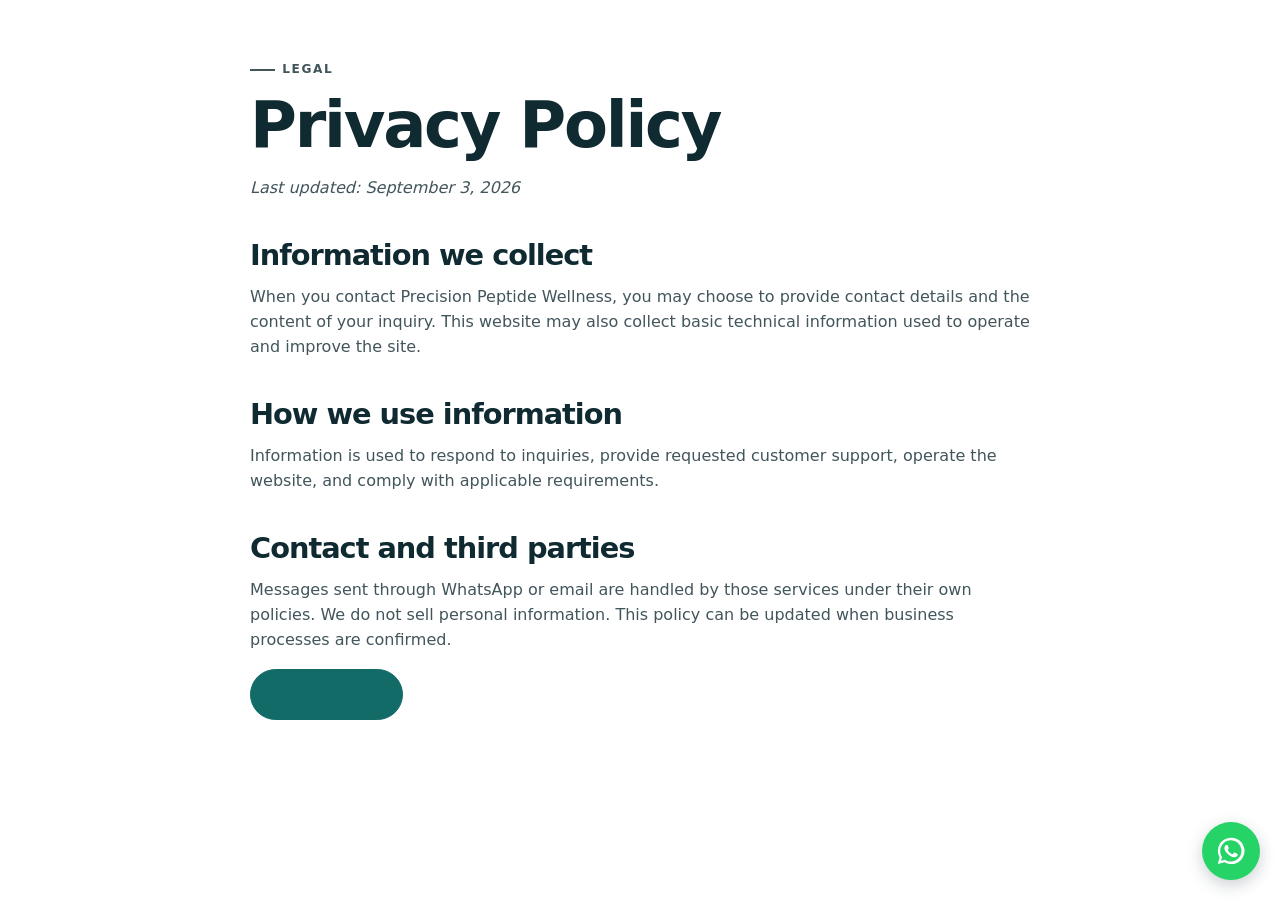
<file: privacy.html>
<!doctype html>
<html lang="en">
  <head>
    <meta charset="utf-8">
    <meta name="viewport" content="width=device-width,initial-scale=1">
    <title>
      Privacy Policy | Precision Peptide Wellness
    </title>
    <meta name="description" content="Privacy Policy for Precision Peptide Wellness.">
    <link rel="canonical" href="https://precisionpeptidewellness.com/privacy.html">
    <meta property="og:title" content="Privacy Policy | Precision Peptide Wellness">
    <meta property="og:type" content="website">
    <meta name="twitter:card" content="summary">
    <link rel="stylesheet" href="css/style.css">
  </head>
  <body>
    <main class="content" style="padding:60px 0">
      <p class="eyebrow">
        Legal
      </p>
      <h1>
        Privacy Policy
      </h1>
      <p>
        <em>
          Last updated: September 3, 2026
        </em>
      </p>
      <h2>
        Information we collect
      </h2>
      <p>
        When you contact Precision Peptide Wellness, you may choose to provide contact details and the content of your inquiry. This website may also collect basic technical information used to operate and improve the site.
      </p>
      <h2>
        How we use information
      </h2>
      <p>
        Information is used to respond to inquiries, provide requested customer support, operate the website, and comply with applicable requirements.
      </p>
      <h2>
        Contact and third parties
      </h2>
      <p>
        Messages sent through WhatsApp or email are handled by those services under their own policies. We do not sell personal information. This policy can be updated when business processes are confirmed.
      </p>
      <p>
        <a class="btn btn-primary" href="index.html">
          Return Home
        </a>
      </p>
    </main>
    <script src="js/main.js"></script>
  </body>
</html>
</file>
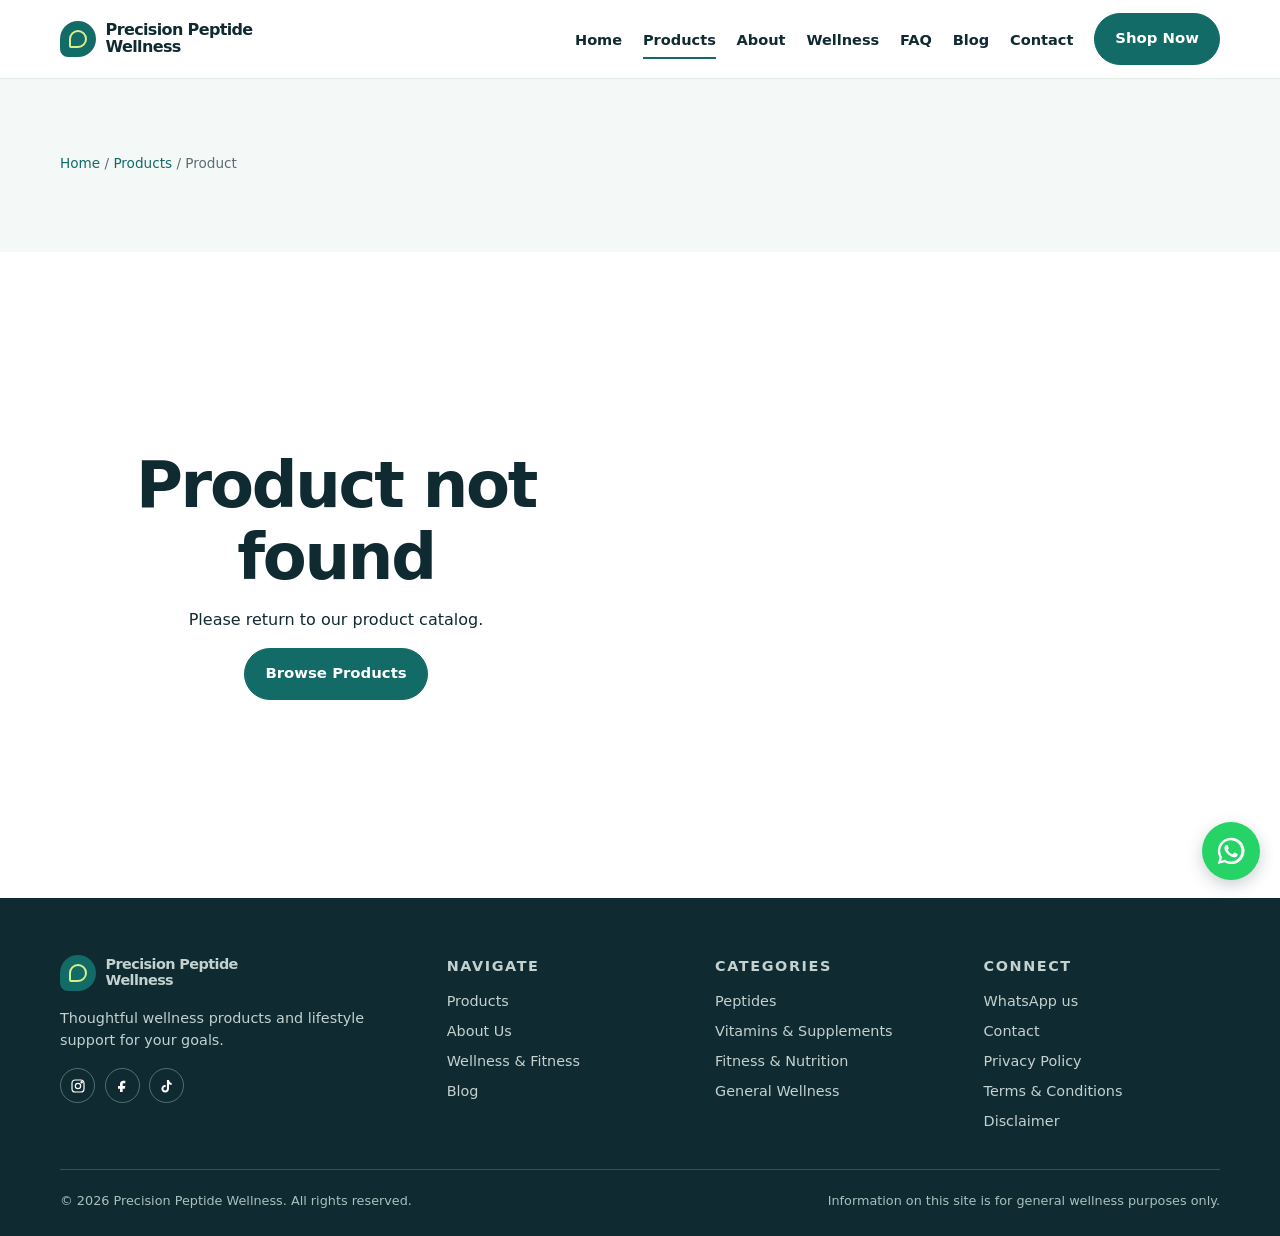
<file: product.html>
<!doctype html>
<html lang="en">
  <head>
    <meta charset="utf-8">
    <meta name="viewport" content="width=device-width,initial-scale=1">
    <title>
      Product | Precision Peptide Wellness
    </title>
    <meta name="description" content="Explore wellness product information from Precision Peptide Wellness.">
    <link rel="canonical" href="https://precisionpeptidewellness.com/product.html">
    <meta property="og:title" content="Product | Precision Peptide Wellness">
    <meta property="og:description" content="Wellness product information.">
    <meta property="og:type" content="product">
    <meta name="twitter:card" content="summary_large_image">
    <link rel="stylesheet" href="css/style.css">
  </head>
  <body>
    <a class="skip" href="#main">
      Skip to content
    </a>
    <header class="site-header">
      <nav class="nav container" aria-label="Main navigation">
        <a class="brand" href="index.html">
          <i class="brand-mark">
          </i>
          <span>
            Precision Peptide
            <br>
            Wellness
          </span>
        </a>
        <button class="menu-toggle" aria-expanded="false" aria-label="Open navigation">
          ☰
        </button>
        <div class="nav-links">
          <a href="index.html">
            Home
          </a>
          <a class="active" href="products.html">
            Products
          </a>
          <a href="about.html">
            About
          </a>
          <a href="wellness.html">
            Wellness
          </a>
          <a href="faq.html">
            FAQ
          </a>
          <a href="blog.html">
            Blog
          </a>
          <a href="contact.html">
            Contact
          </a>
          <a class="btn btn-primary" href="https://wa.me/14132855423" target="_blank" rel="noopener">
            Shop Now
          </a>
        </div>
      </nav>
    </header>
    <main id="main">
      <section class="page-hero">
        <div class="container">
          <p class="breadcrumbs">
            <a href="index.html">
              Home
            </a>
            /
            <a href="products.html">
              Products
            </a>
            / Product
          </p>
        </div>
      </section>
      <section>
        <div class="container product-detail" id="product-detail">
        </div>
      </section>
    </main>
    <footer class="site-footer">
    </footer>
    <script src="js/products.js">
    </script>
    <script src="js/main.js">
    </script>
    <script src="js/footer.js">
    </script>
  </body>
</html>
</file>
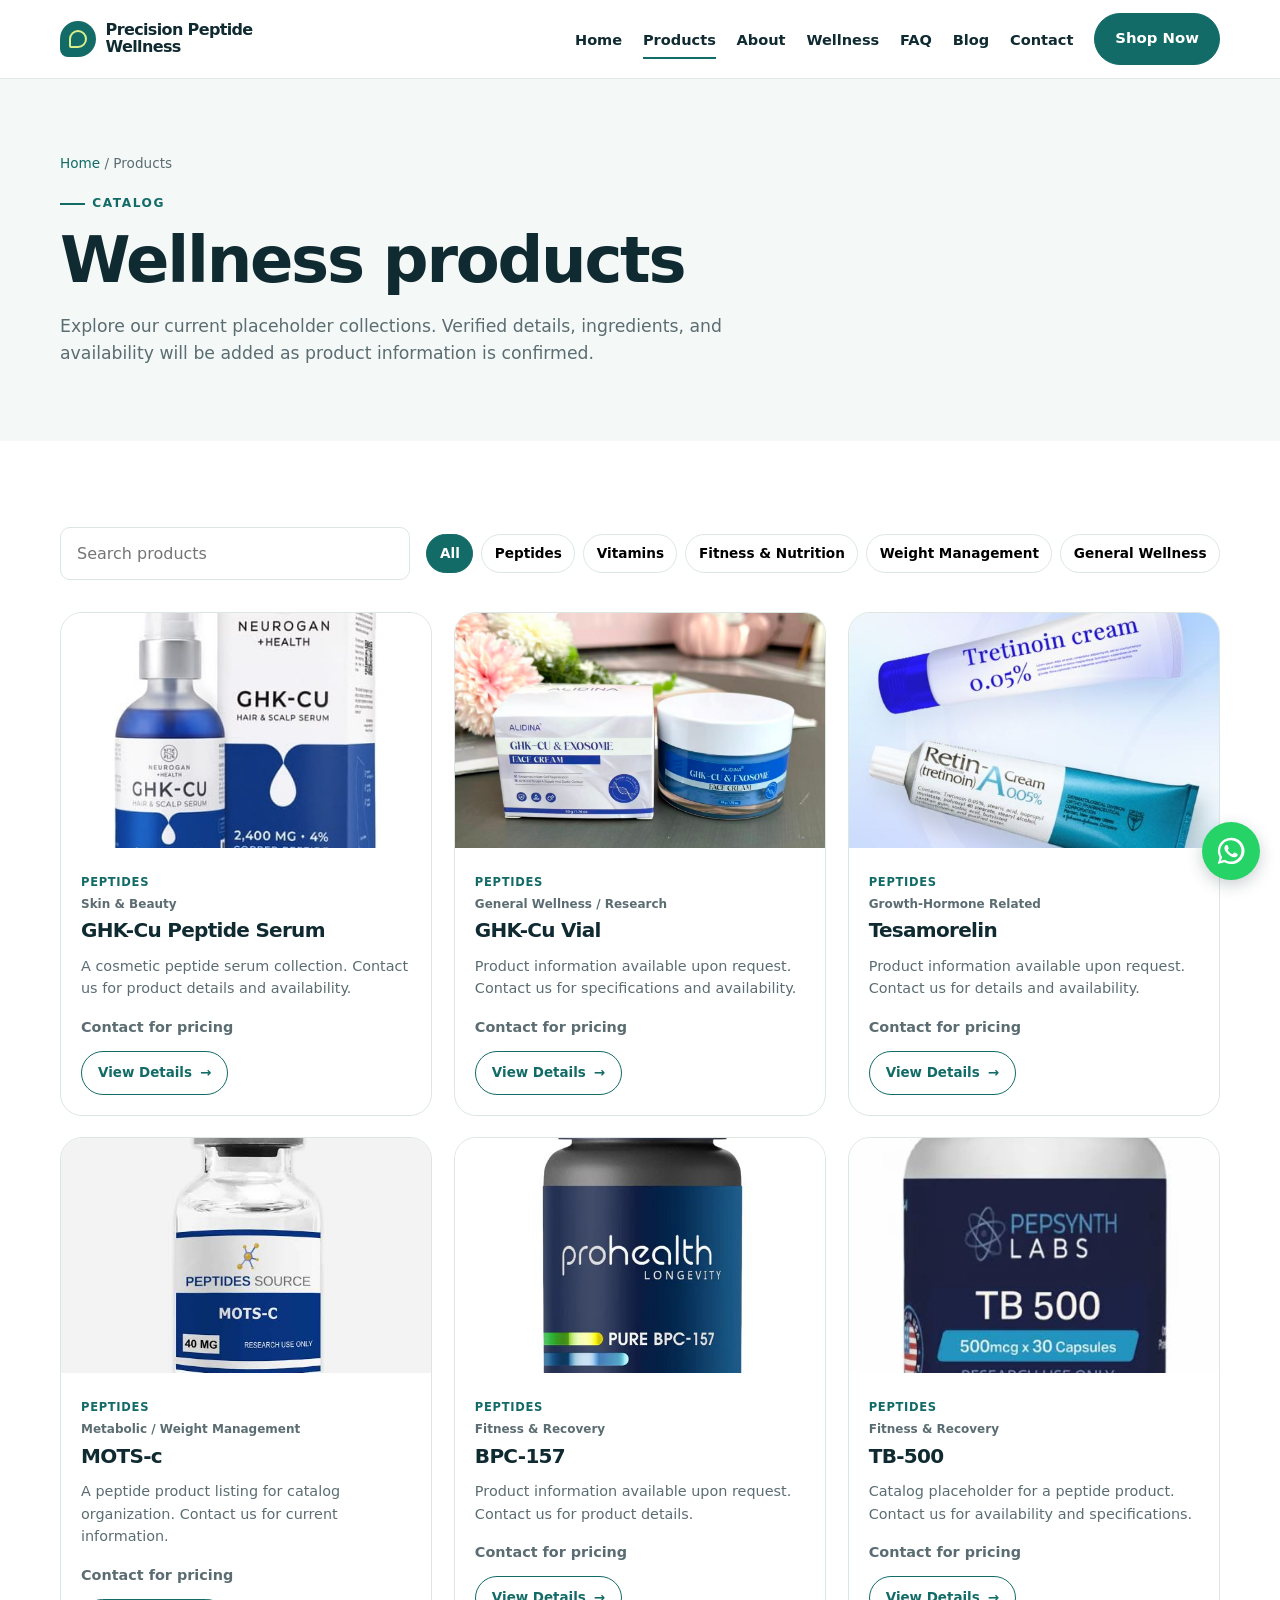
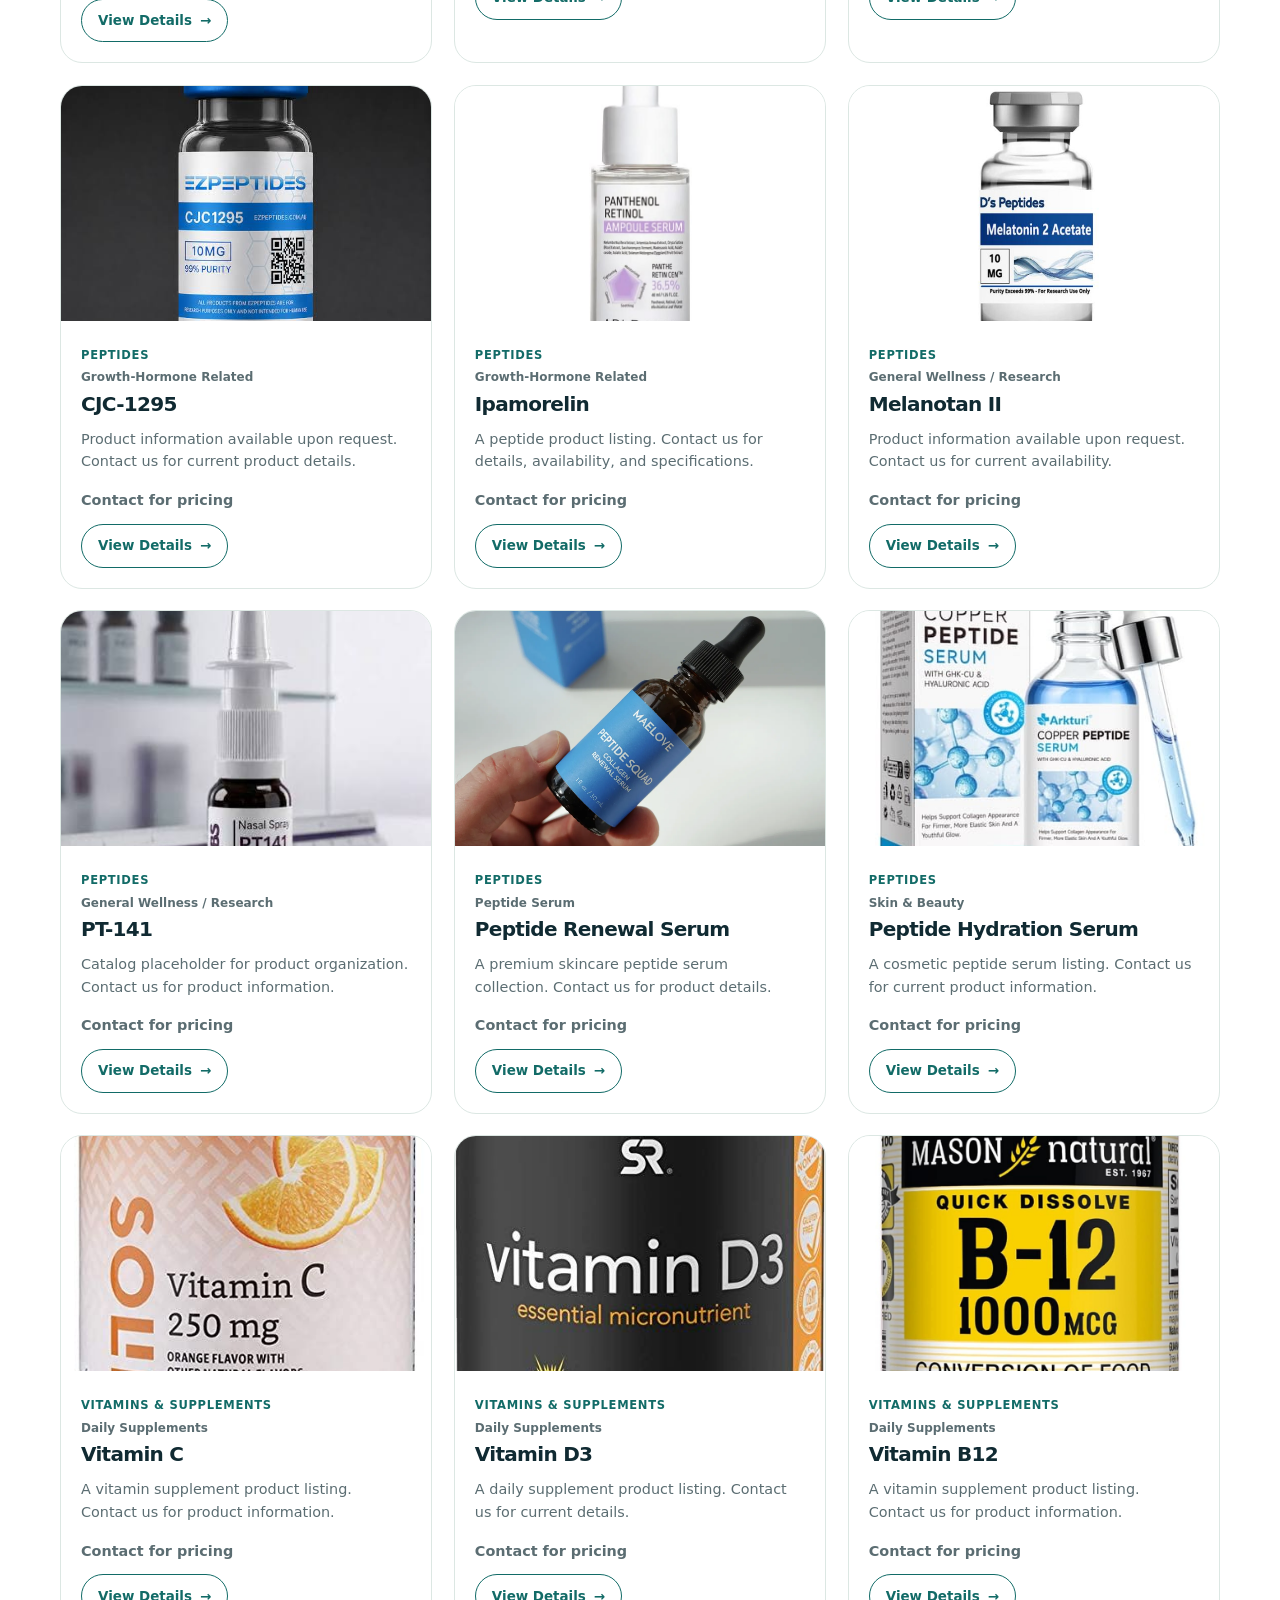
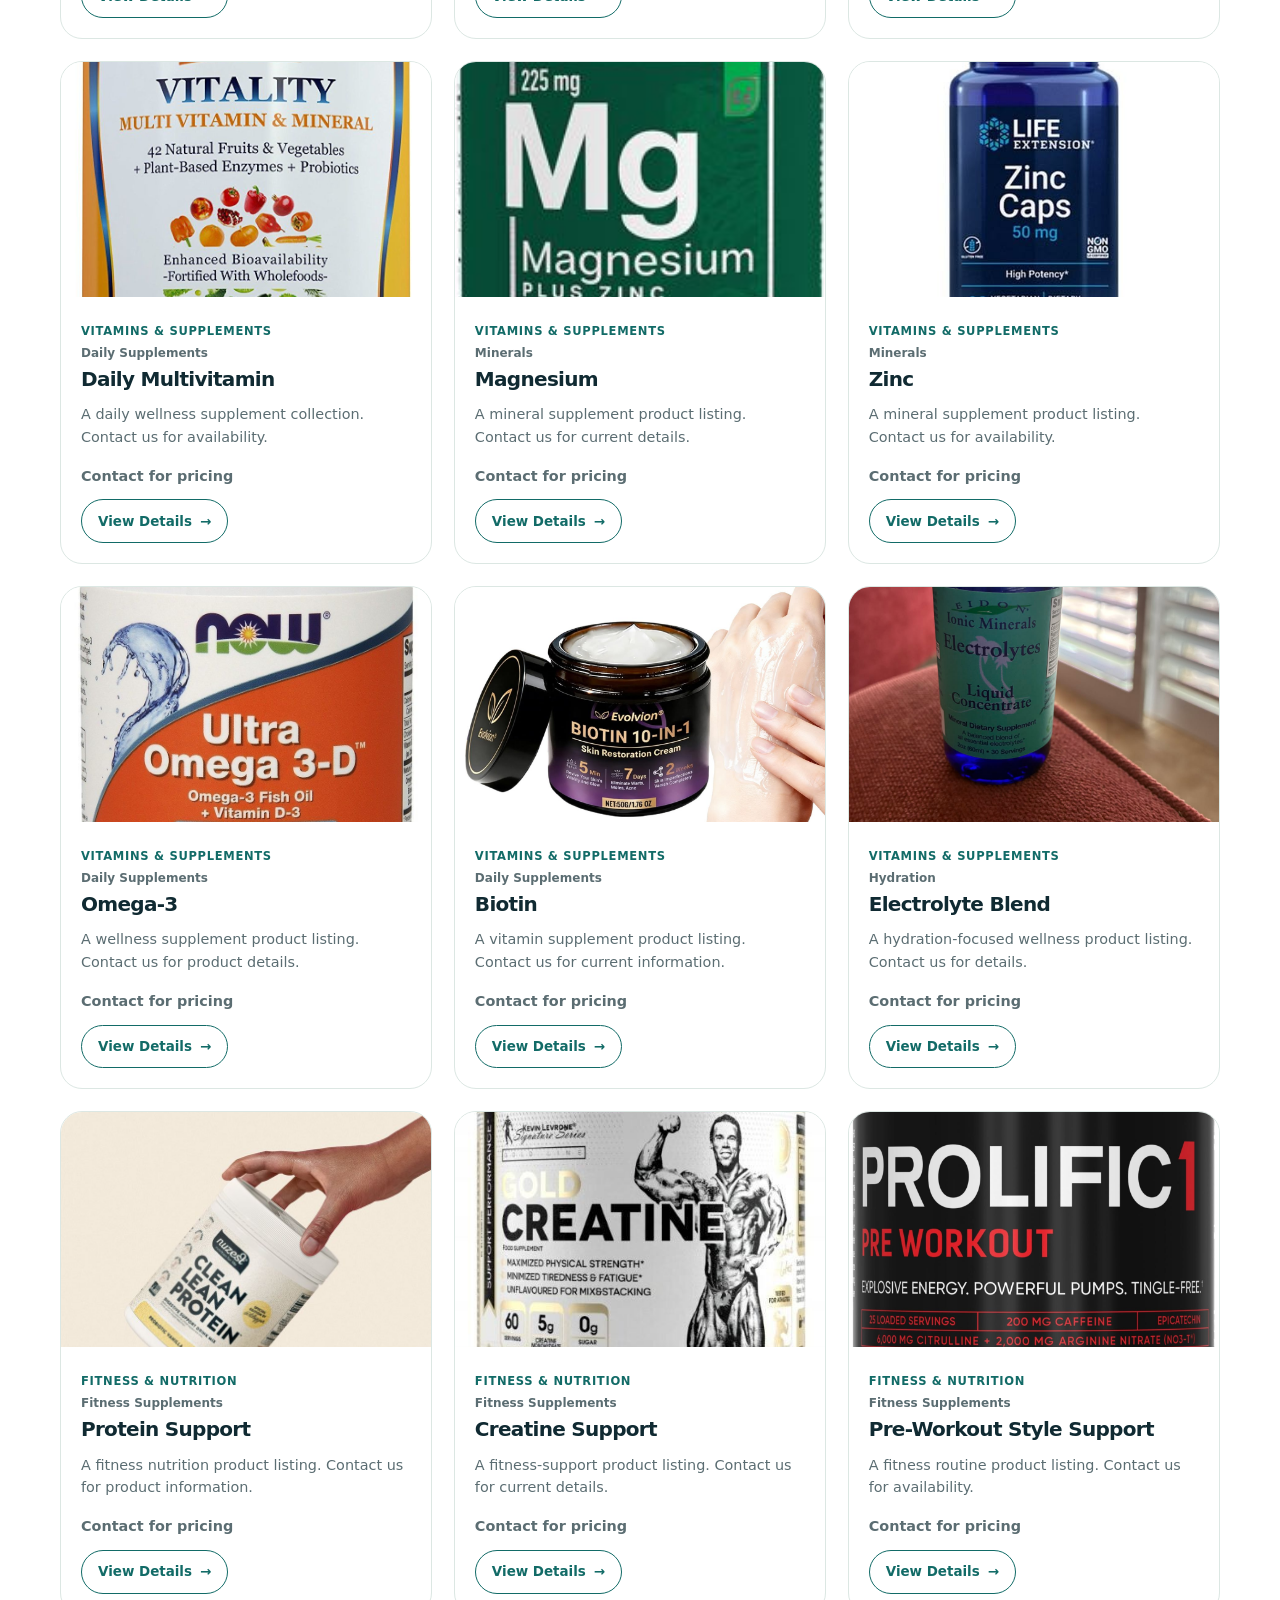
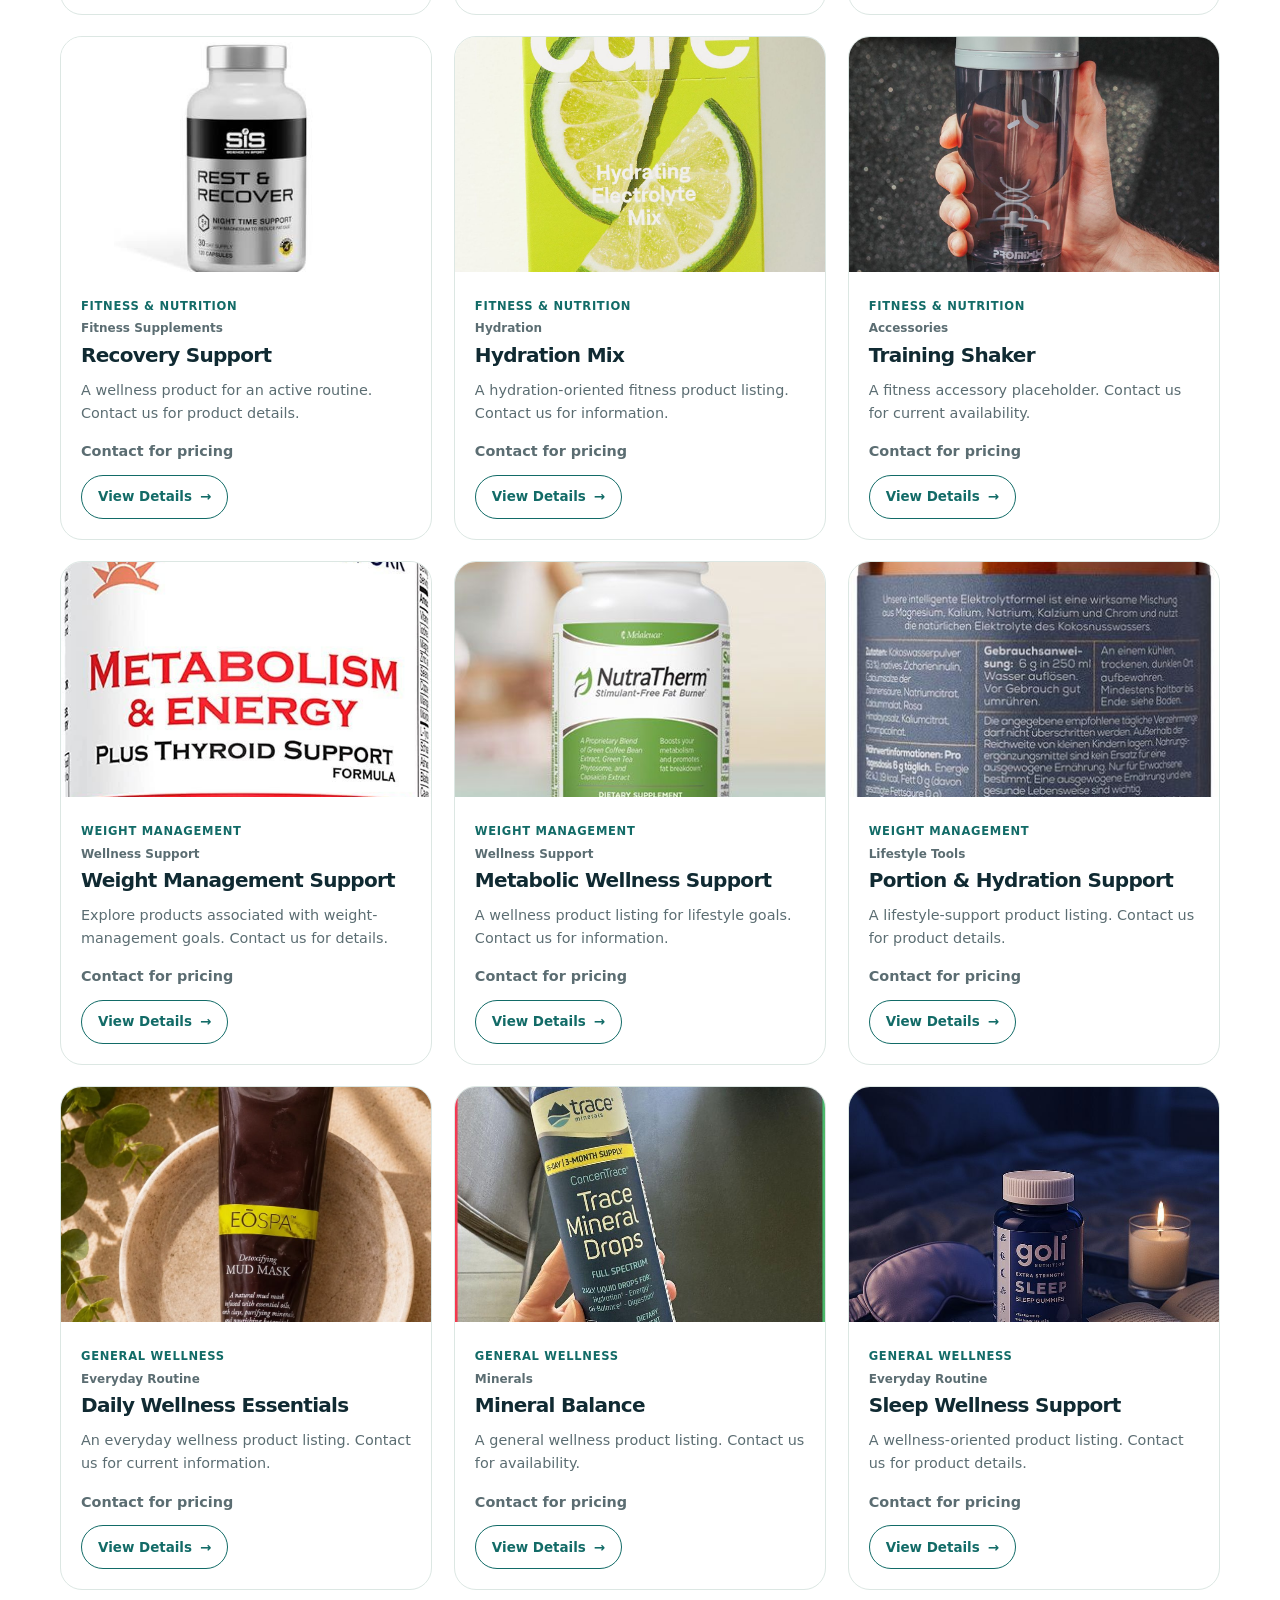
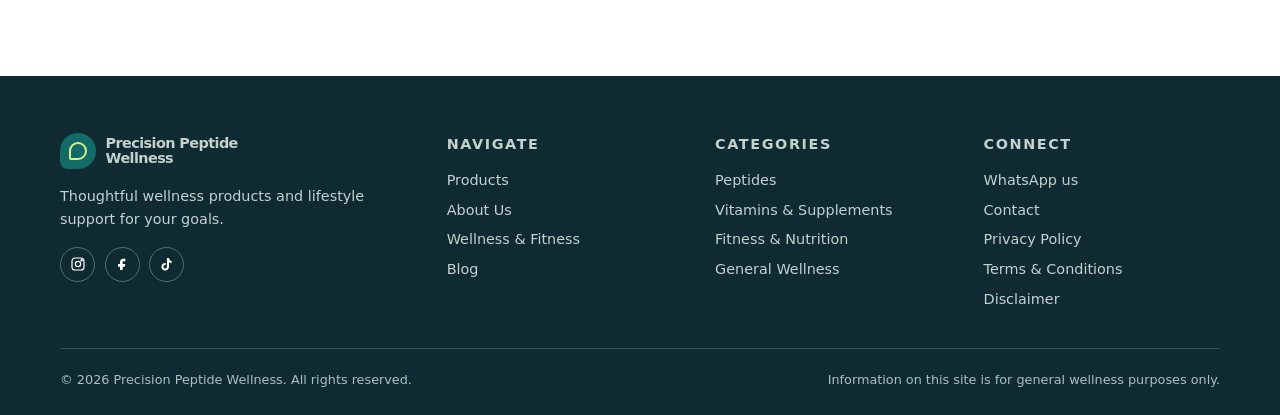
<file: products.html>
<!doctype html>
<html lang="en">
  <head>
    <meta charset="utf-8">
    <meta name="viewport" content="width=device-width,initial-scale=1">
    <title>
      Wellness Products | Precision Peptide Wellness
    </title>
    <meta name="description" content="Browse peptide wellness products, vitamins, supplements, fitness and nutrition support collections.">
    <link rel="canonical" href="https://precisionpeptidewellness.com/products.html">
    <meta property="og:title" content="Wellness Products | Precision Peptide Wellness">
    <meta property="og:description" content="Explore our wellness product collections.">
    <meta property="og:type" content="website">
    <meta name="twitter:card" content="summary_large_image">
    <link rel="stylesheet" href="css/style.css">
    <script type="application/ld+json">
      {"@context":"https://schema.org","@type":"CollectionPage","name":"Wellness Products","url":"https://precisionpeptidewellness.com/products.html"}
    </script>
  </head>
  <body>
    <a class="skip" href="#main">
      Skip to content
    </a>
    <header class="site-header">
      <nav class="nav container" aria-label="Main navigation">
        <a class="brand" href="index.html">
          <i class="brand-mark">
          </i>
          <span>
            Precision Peptide
            <br>
            Wellness
          </span>
        </a>
        <button class="menu-toggle" aria-expanded="false" aria-label="Open navigation">
          ☰
        </button>
        <div class="nav-links">
          <a href="index.html">
            Home
          </a>
          <a class="active" href="products.html">
            Products
          </a>
          <a href="about.html">
            About
          </a>
          <a href="wellness.html">
            Wellness
          </a>
          <a href="faq.html">
            FAQ
          </a>
          <a href="blog.html">
            Blog
          </a>
          <a href="contact.html">
            Contact
          </a>
          <a class="btn btn-primary" href="https://wa.me/14132855423" target="_blank" rel="noopener">
            Shop Now
          </a>
        </div>
      </nav>
    </header>
    <main id="main">
      <section class="page-hero">
        <div class="container">
          <p class="breadcrumbs">
            <a href="index.html">
              Home
            </a>
            / Products
          </p>
          <p class="eyebrow">
            Catalog
          </p>
          <h1>
            Wellness products
          </h1>
          <p class="lead">
            Explore our current placeholder collections. Verified details, ingredients, and availability will be added as product information is confirmed.
          </p>
        </div>
      </section>
      <section>
        <div class="container">
          <div class="catalog-tools">
            <input class="search" id="product-search" type="search" placeholder="Search products" aria-label="Search products">
            <div class="filter-row" aria-label="Product categories">
              <button class="filter active" data-category="All">
                All
              </button>
              <button class="filter" data-category="Peptides">
                Peptides
              </button>
              <button class="filter" data-category="Vitamins & Supplements">
                Vitamins
              </button>
              <button class="filter" data-category="Fitness & Nutrition">
                Fitness & Nutrition
              </button>
              <button class="filter" data-category="Weight Management">
                Weight Management
              </button>
              <button class="filter" data-category="General Wellness">
                General Wellness
              </button>
            </div>
          </div>
          <div class="product-grid" id="catalog">
          </div>
        </div>
      </section>
    </main>
    <footer class="site-footer">
    </footer>
    <script src="js/products.js">
    </script>
    <script src="js/main.js">
    </script>
    <script src="js/footer.js">
    </script>
  </body>
</html>
</file>
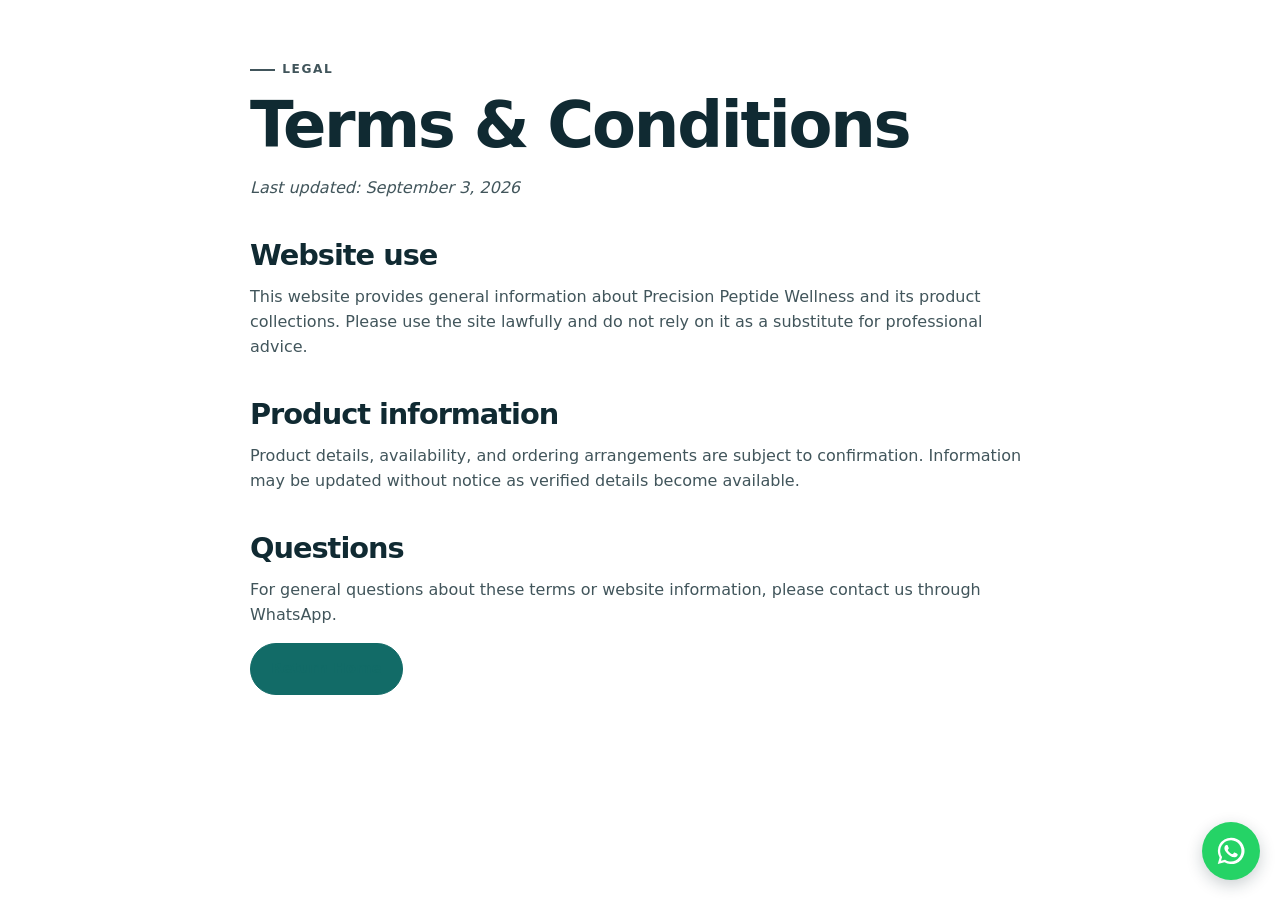
<file: terms.html>
<!doctype html>
<html lang="en">
  <head>
    <meta charset="utf-8">
    <meta name="viewport" content="width=device-width,initial-scale=1">
    <title>
      Terms & Conditions | Precision Peptide Wellness
    </title>
    <meta name="description" content="Terms and Conditions for Precision Peptide Wellness.">
    <link rel="canonical" href="https://precisionpeptidewellness.com/terms.html">
    <meta property="og:title" content="Terms & Conditions | Precision Peptide Wellness">
    <meta property="og:type" content="website">
    <meta name="twitter:card" content="summary">
    <link rel="stylesheet" href="css/style.css">
  </head>
  <body>
    <main class="content" style="padding:60px 0">
      <p class="eyebrow">
        Legal
      </p>
      <h1>
        Terms &amp; Conditions
      </h1>
      <p>
        <em>
          Last updated: September 3, 2026
        </em>
      </p>
      <h2>
        Website use
      </h2>
      <p>
        This website provides general information about Precision Peptide Wellness and its product collections. Please use the site lawfully and do not rely on it as a substitute for professional advice.
      </p>
      <h2>
        Product information
      </h2>
      <p>
        Product details, availability, and ordering arrangements are subject to confirmation. Information may be updated without notice as verified details become available.
      </p>
      <h2>
        Questions
      </h2>
      <p>
        For general questions about these terms or website information, please contact us through WhatsApp.
      </p>
      <p>
        <a class="btn btn-primary" href="index.html">
          Return Home
        </a>
      </p>
    </main>
    <script src="js/main.js"></script>
  </body>
</html>
</file>
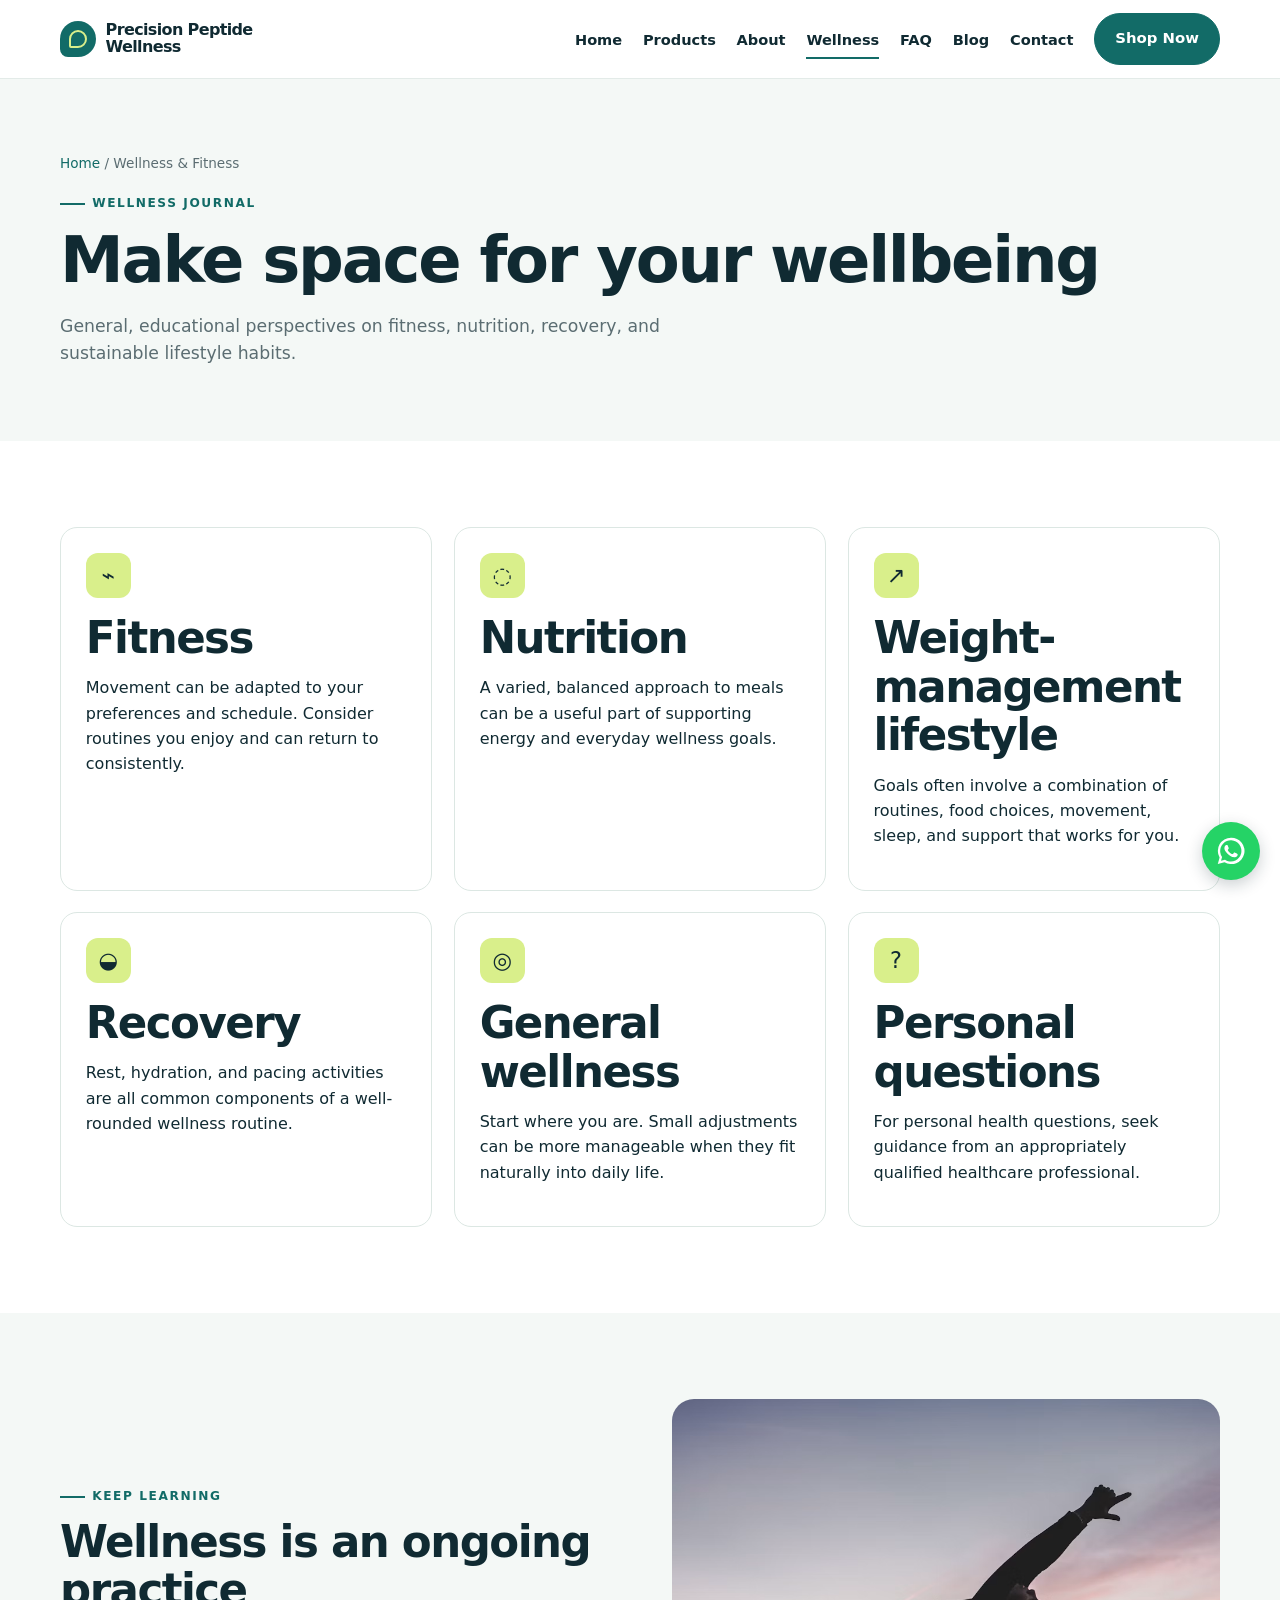
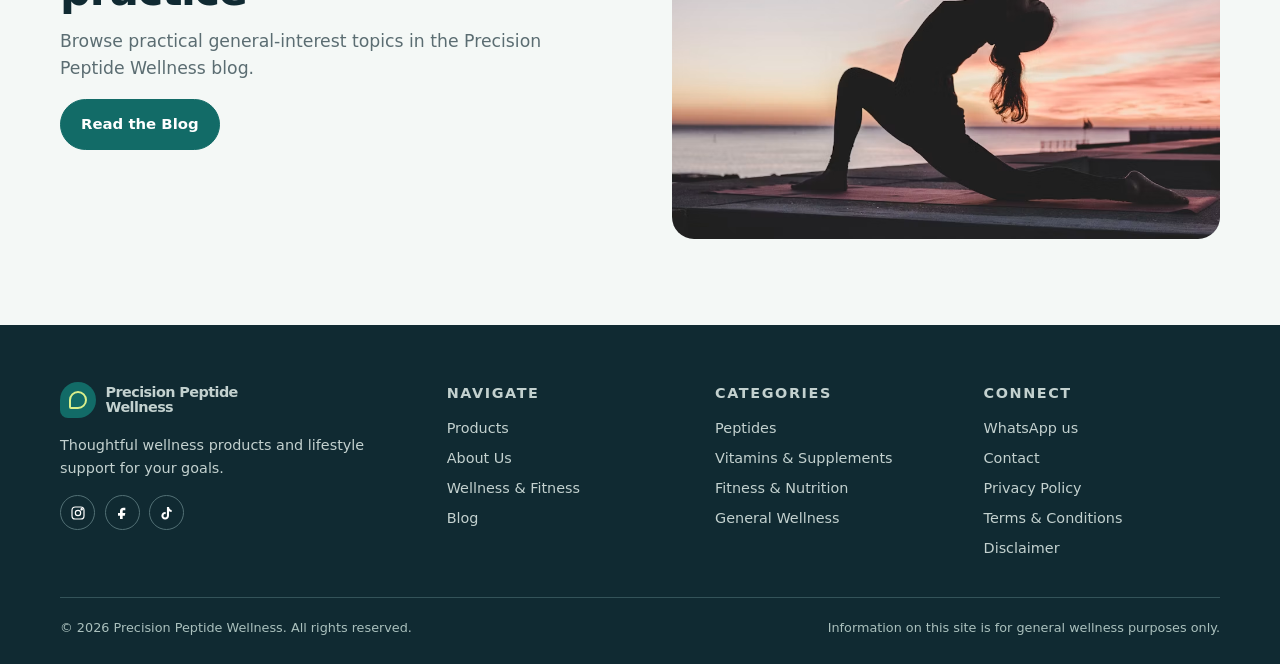
<file: wellness.html>
<!doctype html>
<html lang="en">
  <head>
    <meta charset="utf-8">
    <meta name="viewport" content="width=device-width,initial-scale=1">
    <title>
      Wellness & Fitness | Precision Peptide Wellness
    </title>
    <meta name="description" content="Explore general educational resources around fitness, nutrition, weight-management lifestyle support, recovery and everyday wellness.">
    <link rel="canonical" href="https://precisionpeptidewellness.com/wellness.html">
    <meta property="og:title" content="Wellness & Fitness | Precision Peptide Wellness">
    <meta property="og:description" content="General education for your wellness routine.">
    <meta property="og:type" content="website">
    <meta name="twitter:card" content="summary_large_image">
    <link rel="stylesheet" href="css/style.css">
  </head>
  <body>
    <a class="skip" href="#main">
      Skip to content
    </a>
    <header class="site-header">
      <nav class="nav container" aria-label="Main navigation">
        <a class="brand" href="index.html">
          <i class="brand-mark">
          </i>
          <span>
            Precision Peptide
            <br>
            Wellness
          </span>
        </a>
        <button class="menu-toggle" aria-expanded="false" aria-label="Open navigation">
          ☰
        </button>
        <div class="nav-links">
          <a href="index.html">
            Home
          </a>
          <a href="products.html">
            Products
          </a>
          <a href="about.html">
            About
          </a>
          <a class="active" href="wellness.html">
            Wellness
          </a>
          <a href="faq.html">
            FAQ
          </a>
          <a href="blog.html">
            Blog
          </a>
          <a href="contact.html">
            Contact
          </a>
          <a class="btn btn-primary" href="https://wa.me/14132855423" target="_blank" rel="noopener">
            Shop Now
          </a>
        </div>
      </nav>
    </header>
    <main id="main">
      <section class="page-hero">
        <div class="container">
          <p class="breadcrumbs">
            <a href="index.html">
              Home
            </a>
            / Wellness &amp; Fitness
          </p>
          <p class="eyebrow">
            Wellness journal
          </p>
          <h1>
            Make space for your wellbeing
          </h1>
          <p class="lead">
            General, educational perspectives on fitness, nutrition, recovery, and sustainable lifestyle habits.
          </p>
        </div>
      </section>
      <section>
        <div class="container">
          <div class="feature-grid">
            <article class="feature">
              <div class="feature-icon">
                ⌁
              </div>
              <h2>
                Fitness
              </h2>
              <p>
                Movement can be adapted to your preferences and schedule. Consider routines you enjoy and can return to consistently.
              </p>
            </article>
            <article class="feature">
              <div class="feature-icon">
                ◌
              </div>
              <h2>
                Nutrition
              </h2>
              <p>
                A varied, balanced approach to meals can be a useful part of supporting energy and everyday wellness goals.
              </p>
            </article>
            <article class="feature">
              <div class="feature-icon">
                ↗
              </div>
              <h2>
                Weight-management lifestyle
              </h2>
              <p>
                Goals often involve a combination of routines, food choices, movement, sleep, and support that works for you.
              </p>
            </article>
            <article class="feature">
              <div class="feature-icon">
                ◒
              </div>
              <h2>
                Recovery
              </h2>
              <p>
                Rest, hydration, and pacing activities are all common components of a well-rounded wellness routine.
              </p>
            </article>
            <article class="feature">
              <div class="feature-icon">
                ◎
              </div>
              <h2>
                General wellness
              </h2>
              <p>
                Start where you are. Small adjustments can be more manageable when they fit naturally into daily life.
              </p>
            </article>
            <article class="feature">
              <div class="feature-icon">
                ?
              </div>
              <h2>
                Personal questions
              </h2>
              <p>
                For personal health questions, seek guidance from an appropriately qualified healthcare professional.
              </p>
            </article>
          </div>
        </div>
      </section>
      <section class="muted-section">
        <div class="container split">
          <div>
            <p class="eyebrow">
              Keep learning
            </p>
            <h2>
              Wellness is an ongoing practice
            </h2>
            <p class="lead">
              Browse practical general-interest topics in the Precision Peptide Wellness blog.
            </p>
            <a class="btn btn-primary" href="blog.html">
              Read the Blog
            </a>
          </div>
          <img class="rounded-image" src="images/A girl doing yoga.avif" alt="Person enjoying a calming wellness practice" loading="lazy">
        </div>
      </section>
    </main>
    <footer class="site-footer">
    </footer>
    <script src="js/main.js">
    </script>
    <script src="js/footer.js">
    </script>
  </body>
</html>
</file>
<file: css/style.css>
:root {
  --ink:#102a32;
  --teal:#126b67;
  --teal-dark:#0c4f4d;
  --lime:#d9ef8b;
  --mist:#f4f8f6;
  --sand:#ecdfc9;
  --white:#fff;
  --muted:#5b6d72;
  --line:#dce7e3;
  --shadow:0 18px 45px rgba(16,42,50,.10);
  --radius:22px
}
* {
  box-sizing:border-box
}
html {
  scroll-behavior:smooth
}
body {
  margin:0;
  font-family:Inter,ui-sans-serif,system-ui,-apple-system,BlinkMacSystemFont,"Segoe UI",sans-serif;
  color:var(--ink);
  background:var(--white);
  line-height:1.58
}
a {
  color:inherit;
  text-decoration:none
}
img {
  max-width:100%;
  display:block
}
button,input,select,textarea {
  font:inherit
}
button {
  cursor:pointer
}
p {
  margin:0 0 1rem
}
.container {
  width:min(1160px,calc(100% - 40px));
  margin:auto
}
.eyebrow {
  display:flex;
  gap:.45rem;
  align-items:center;
  color:var(--teal);
  font-size:.76rem;
  font-weight:800;
  letter-spacing:.13em;
  text-transform:uppercase;
  margin-bottom:.7rem
}
.eyebrow:before {
  content:"";
  display:block;
  width:25px;
  height:2px;
  background:currentColor
}
h1,h2,h3 {
  line-height:1.12;
  margin:0 0 .8rem;
  letter-spacing:-.035em
}
h1 {
  font-size:clamp(2.55rem,5vw,4.9rem)
}
h2 {
  font-size:clamp(2rem,3.4vw,3.3rem)
}
h3 {
  font-size:1.25rem
}
section {
  padding:86px 0
}
.lead {
  font-size:1.08rem;
  color:var(--muted);
  max-width:62ch
}
.btn {
  display:inline-flex;
  justify-content:center;
  align-items:center;
  gap:.5rem;
  border:1px solid var(--teal);
  border-radius:999px;
  padding:.82rem 1.25rem;
  font-size:.93rem;
  font-weight:750;
  transition:.2s transform,.2s background,.2s color
}
.btn:hover {
  transform:translateY(-2px)
}
.btn-primary {
  background:var(--teal);
  color:#fff
}
.btn-primary:hover {
  background:var(--teal-dark)
}
.btn-light {
  background:#fff;
  color:var(--ink);
  border-color:#fff
}
.btn-ghost {
  color:var(--teal);
  background:transparent
}
.skip {
  position:absolute;
  left:-9999px
}
.skip:focus {
  left:1rem;
  top:1rem;
  background:#fff;
  z-index:99;
  padding:.7rem;
  border-radius:8px
}
.site-header {
  position:sticky;
  top:0;
  z-index:20;
  background:rgba(255,255,255,.92);
  backdrop-filter:blur(16px);
  border-bottom:1px solid rgba(220,231,227,.8)
}
.nav {
  height:78px;
  display:flex;
  justify-content:space-between;
  align-items:center;
  gap:1.5rem
}
.brand {
  display:flex;
  gap:.6rem;
  align-items:center;
  font-weight:820;
  line-height:1.05;
  letter-spacing:-.04em
}
.brand-mark {
  width:36px;
  height:36px;
  border-radius:50% 50% 50% 8px;
  background:var(--teal);
  position:relative
}
.brand-mark:after {
  content:"";
  position:absolute;
  inset:9px;
  border:2px solid var(--lime);
  border-radius:50% 50% 50% 2px
}
.nav-links {
  display:flex;
  align-items:center;
  gap:1.3rem;
  font-size:.91rem;
  font-weight:650
}
.nav-links a {
  position:relative
}
.nav-links a:not(.btn):after {
  content:"";
  position:absolute;
  left:0;
  right:0;
  bottom:-8px;
  height:2px;
  transform:scaleX(0);
  transform-origin:left;
  background:var(--teal);
  transition:.2s
}
.nav-links a:hover:after,.nav-links a.active:after {
  transform:scaleX(1)
}
.menu-toggle {
  display:none;
  border:0;
  background:none;
  font-size:1.55rem
}
.hero {
  background:linear-gradient(110deg,#edf5f1 0%,#f8faf8 46%,#dbe8dc 100%);
  padding:72px 0 77px;
  overflow:hidden
}
.hero-grid {
  display:grid;
  grid-template-columns:1.05fr .95fr;
  align-items:center;
  gap:4rem
}
.hero-copy h1 span {
  color:var(--teal)
}
.hero-copy .lead {
  font-size:1.15rem;
  margin:1.2rem 0 1.7rem
}
.hero-actions {
  display:flex;
  flex-wrap:wrap;
  gap:.8rem
}
.hero-image {
  position:relative
}
.hero-image img {
  height:550px;
  width:100%;
  object-fit:cover;
  border-radius:46% 46% 16px 46%;
  box-shadow:var(--shadow)
}
.float-card {
  position:absolute;
  bottom:25px;
  left:-33px;
  background:#fff;
  padding:1rem 1.1rem;
  border-radius:14px;
  box-shadow:var(--shadow);
  font-size:.85rem;
  font-weight:700
}
.float-card strong {
  display:block;
  color:var(--teal);
  font-size:1.25rem
}
.mini-orb {
  position:absolute;
  right:-40px;
  top:18%;
  background:var(--lime);
  width:100px;
  height:100px;
  border-radius:50%;
  z-index:-1
}
.section-head {
  display:flex;
  justify-content:space-between;
  gap:2rem;
  align-items:end;
  margin-bottom:2.5rem
}
.section-head .lead {
  margin:0
}
.category-grid,.product-grid,.feature-grid,.article-grid {
  display:grid;
  grid-template-columns:repeat(3,1fr);
  gap:1.35rem
}
.category-card {
  position:relative;
  min-height:290px;
  overflow:hidden;
  border-radius:var(--radius);
  color:white;
  background:var(--ink)
}
.category-card img {
  width:100%;
  height:100%;
  position:absolute;
  object-fit:cover;
  opacity:.72;
  transition:.45s transform
}
.category-card:hover img {
  transform:scale(1.06)
}
.category-card div {
  position:absolute;
  inset:auto 0 0;
  padding:1.35rem;
  background:linear-gradient(transparent,rgba(5,24,28,.9))
}
.category-card h3 {
  margin:0
}
.product-card {
  border:1px solid var(--line);
  border-radius:var(--radius);
  overflow:hidden;
  background:#fff;
  transition:.25s transform,.25s box-shadow
}
.product-card:hover {
  transform:translateY(-5px);
  box-shadow:var(--shadow)
}
.product-card img {
  width:100%;
  height:235px;
  object-fit:cover
}
.product-card-body {
  padding:1.25rem
}
.tag {
  font-size:.72rem;
  letter-spacing:.06em;
  font-weight:800;
  text-transform:uppercase;
  color:var(--teal)
}
.product-card p {
  color:var(--muted);
  font-size:.9rem
}
.product-card .btn {
  padding:.64rem 1rem;
  font-size:.84rem
}
.muted-section {
  background:var(--mist)
}
.feature {
  background:#fff;
  padding:1.55rem;
  border-radius:17px;
  border:1px solid var(--line)
}
.feature-icon {
  width:45px;
  height:45px;
  display:grid;
  place-items:center;
  background:var(--lime);
  border-radius:12px;
  font-size:1.4rem;
  margin-bottom:1rem
}
.lifestyle {
  display:grid;
  grid-template-columns:1fr 1fr;
  gap:1.5rem
}
.lifestyle-collage {
  display:grid;
  grid-template-columns:1fr 1fr;
  gap:1rem
}
.lifestyle-collage img {
  border-radius:18px;
  object-fit:cover;
  width:100%;
  height:190px
}
.lifestyle-collage img:first-child {
  grid-row:span 2;
  height:100%
}
.location-box {
  display:flex;
  align-items:center;
  justify-content:space-between;
  gap:2rem;
  background:var(--ink);
  color:#fff;
  border-radius:var(--radius);
  padding:2.25rem
}
.location-box p {
  color:#cbd7d5
}
.faq-list {
  display:grid;
  gap:.7rem;
  max-width:820px;
  margin:auto
}
.faq-item {
  border:1px solid var(--line);
  border-radius:14px;
  background:#fff
}
.faq-item summary {
  padding:1rem 1.15rem;
  cursor:pointer;
  font-weight:750
}
.faq-item div {
  padding:0 1.15rem 1rem;
  color:var(--muted)
}
.page-hero {
  padding:74px 0 58px;
  background:var(--mist)
}
.page-hero .lead {
  margin-top:1rem
}
.breadcrumbs {
  font-size:.85rem;
  color:var(--muted);
  margin-bottom:1.25rem
}
.breadcrumbs a {
  color:var(--teal)
}
.catalog-tools {
  display:flex;
  gap:1rem;
  align-items:center;
  justify-content:space-between;
  margin-bottom:2rem
}
.search {
  border:1px solid var(--line);
  padding:.8rem 1rem;
  border-radius:10px;
  width:min(100%,350px);
  outline-color:var(--teal)
}
.filter-row {
  display:flex;
  gap:.5rem;
  flex-wrap:wrap
}
.filter {
  border:1px solid var(--line);
  background:#fff;
  padding:.5rem .78rem;
  border-radius:99px;
  font-weight:650;
  font-size:.85rem
}
.filter.active,.filter:hover {
  background:var(--teal);
  color:#fff;
  border-color:var(--teal)
}
.empty {
  text-align:center;
  color:var(--muted);
  grid-column:1/-1
}
.split {
  display:grid;
  grid-template-columns:1fr 1fr;
  gap:4rem;
  align-items:center
}
.rounded-image {
  border-radius:var(--radius);
  width:100%;
  height:440px;
  object-fit:cover
}
.content {
  max-width:780px;
  margin:auto
}
.content h2 {
  margin-top:2.4rem;
  font-size:1.8rem
}
.content h3 {
  margin-top:1.8rem
}
.content p,.content li {
  color:#41555b
}
.content a {
  color:var(--teal);
  text-decoration:underline;
  font-weight:650
}
.article-card {
  border:1px solid var(--line);
  border-radius:var(--radius);
  overflow:hidden
}
.article-card img {
  height:210px;
  width:100%;
  object-fit:cover
}
.article-card div {
  padding:1.2rem
}
.article-card time {
  font-size:.8rem;
  color:var(--muted)
}
.contact-grid {
  display:grid;
  grid-template-columns:.82fr 1.18fr;
  gap:2rem
}
.contact-card {
  background:var(--ink);
  color:#fff;
  padding:2rem;
  border-radius:var(--radius)
}
.contact-card p {
  color:#d3dfdb
}
.contact-card .btn {
  margin:.4rem 0
}
.form {
  border:1px solid var(--line);
  border-radius:var(--radius);
  padding:2rem
}
.field {
  display:grid;
  gap:.36rem;
  margin-bottom:1rem
}
.field input,.field textarea {
  border:1px solid var(--line);
  border-radius:9px;
  padding:.75rem;
  outline-color:var(--teal)
}
textarea {
  min-height:130px;
  resize:vertical
}
.notice {
  background:#eef7e0;
  color:#355226;
  border-radius:10px;
  padding:.8rem;
  display:none
}
.notice.show {
  display:block
}
.site-footer {
  background:var(--ink);
  color:#fff;
  padding:57px 0 25px
}
.footer-grid {
  display:grid;
  grid-template-columns:1.5fr repeat(3,1fr);
  gap:2rem
}
.site-footer .brand {
  margin-bottom:1rem
}
.site-footer p,.site-footer a {
  font-size:.9rem;
  color:#c3d1cf
}
.footer-title {
  font-size:.8rem;
  text-transform:uppercase;
  letter-spacing:.11em;
  color:var(--lime);
  font-weight:800;
  margin-bottom:.8rem
}
.footer-links {
  display:grid;
  gap:.45rem
}
.footer-bottom {
  border-top:1px solid #345359;
  margin-top:2.3rem;
  padding-top:1.3rem;
  color:#aac0bd;
  font-size:.8rem;
  display:flex;
  justify-content:space-between;
  gap:1rem
}
.product-detail {
  display:grid;
  grid-template-columns:1fr 1fr;
  gap:3.5rem;
  align-items:start
}
.product-detail img {
  border-radius:var(--radius);
  height:480px;
  width:100%;
  object-fit:cover
}
.placeholder-box {
  background:var(--mist);
  border-left:4px solid var(--teal);
  padding:1rem;
  border-radius:8px;
  font-size:.9rem;
  color:#43575b
}
.socials {
  display:flex;
  gap:.6rem
}
.socials a {
  width:35px;
  height:35px;
  display:grid;
  place-items:center;
  border:1px solid #527075;
  border-radius:50%;
  font-size:.8rem
}
.not-found {
  padding:7rem 0;
  text-align:center
}
.whatsapp-float {
  position:fixed;
  right:max(1.25rem,env(safe-area-inset-right));
  bottom:max(1.25rem,env(safe-area-inset-bottom));
  z-index:19;
  display:grid;
  place-items:center;
  width:58px;
  height:58px;
  border-radius:50%;
  background:#25d366;
  color:#fff;
  box-shadow:0 5px 16px rgba(16,42,50,.22);
  animation:whatsapp-enter .45s ease-out both;
  transition:transform .2s ease,box-shadow .2s ease
}
.whatsapp-float svg {
  width:32px;
  height:32px;
  fill:currentColor
}
.whatsapp-float:hover {
  transform:translateY(-3px) scale(1.03);
  box-shadow:0 8px 20px rgba(16,42,50,.26)
}
.whatsapp-float:focus-visible {
  outline:3px solid var(--ink);
  outline-offset:4px
}
@keyframes whatsapp-enter {
  from { opacity:0; transform:translateY(8px) }
  to { opacity:1; transform:translateY(0) }
}
@media(max-width:900px) {
  .nav-links {
    position:absolute;
    top:78px;
    left:0;
    right:0;
    background:#fff;
    padding:1.25rem 20px 1.5rem;
    display:none;
    align-items:stretch;
    flex-direction:column;
    border-bottom:1px solid var(--line)
  }
  .nav-links.open {
    display:flex
  }
  .menu-toggle {
    display:block
  }
  .nav-links .btn {
    width:max-content
  }
  .hero-grid,.split,.contact-grid,.product-detail {
    grid-template-columns:1fr;
    gap:2.25rem
  }
  .hero-image {
    max-width:620px;
    margin:auto
  }
  .hero-image img {
    height:400px
  }
  .category-grid,.product-grid,.feature-grid,.article-grid {
    grid-template-columns:repeat(2,1fr)
  }
  .footer-grid {
    grid-template-columns:repeat(2,1fr)
  }
}
@media(max-width:600px) {
  .whatsapp-float {
    right:max(1rem,env(safe-area-inset-right));
    bottom:max(1rem,env(safe-area-inset-bottom));
    width:54px;
    height:54px
  }
  .whatsapp-float svg {
    width:30px;
    height:30px
  }
  .container {
    width:min(100% - 30px,1160px)
  }
  section {
    padding:62px 0
  }
  .hero {
    padding:52px 0
  }
  .hero-image img {
    height:340px;
    border-radius:35% 35% 12px 35%
  }
  .float-card {
    left:10px;
    bottom:10px
  }
  .section-head,.catalog-tools,.location-box,.footer-bottom {
    align-items:flex-start;
    flex-direction:column
  }
  .category-grid,.product-grid,.feature-grid,.article-grid,.lifestyle {
    grid-template-columns:1fr
  }
  .lifestyle-collage {
    min-height:350px
  }
  .page-hero {
    padding:56px 0 42px
  }
  .form,.contact-card {
    padding:1.35rem
  }
  .footer-grid {
    grid-template-columns:1fr 1fr;
    gap:1.6rem
  }
  .rounded-image {
    height:330px
  }
  .product-detail img {
    height:330px
  }
}

@media(prefers-reduced-motion:reduce) {
  .whatsapp-float {
    animation:none;
    transition:none
  }
}

/* Catalog detail labels and the inline SVG social icons. */
.product-group {
  display:block;
  margin:.25rem 0 .45rem;
  color:var(--muted);
  font-size:.75rem;
  font-weight:700;
  line-height:1.25;
}

.product-pricing {
  margin:.9rem 0 .75rem;
  color:var(--teal);
  font-size:.86rem;
  font-weight:800;
}

.socials a {
  color:#fff;
}

.socials svg {
  width:16px;
  height:16px;
  fill:none;
  stroke:currentColor;
  stroke-linecap:round;
  stroke-linejoin:round;
  stroke-width:1.8;
}

.socials a:nth-child(2) svg,
.socials a:nth-child(3) svg {
  fill:currentColor;
  stroke:none;
}
</file>
